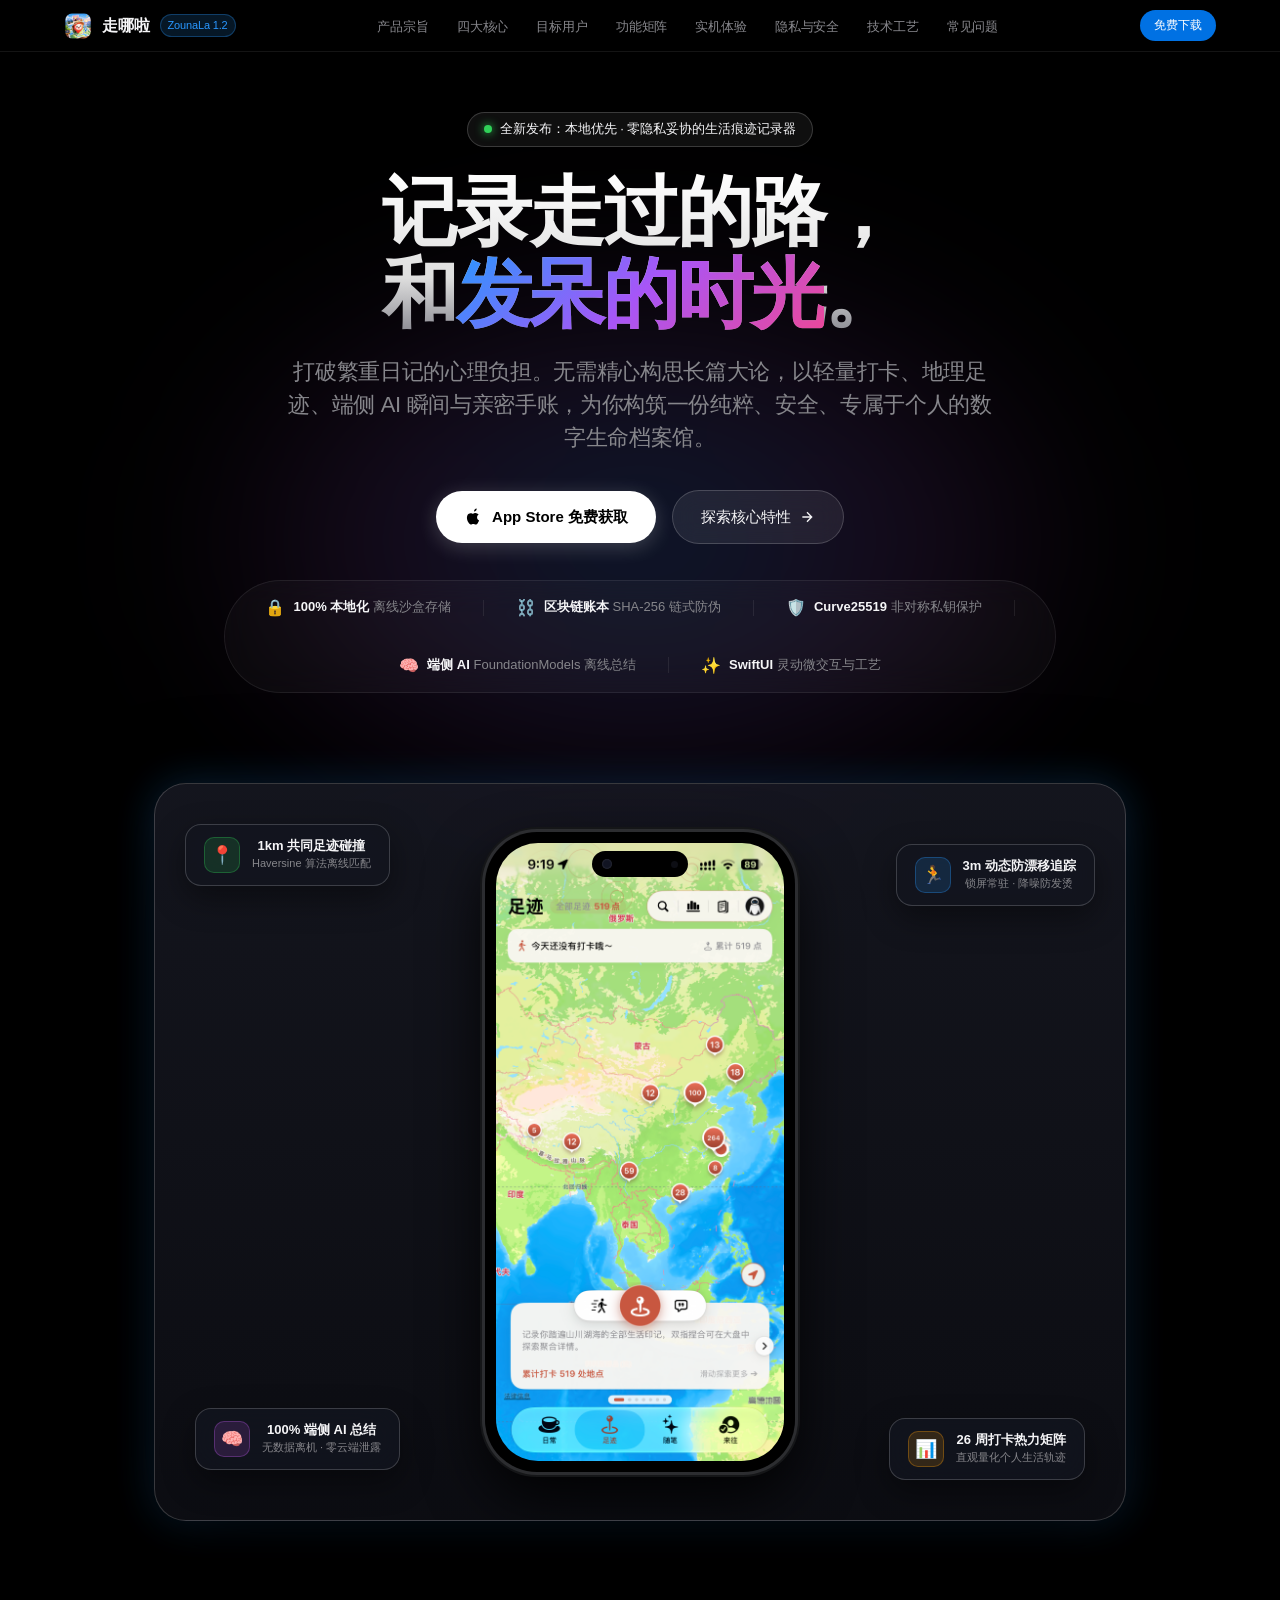
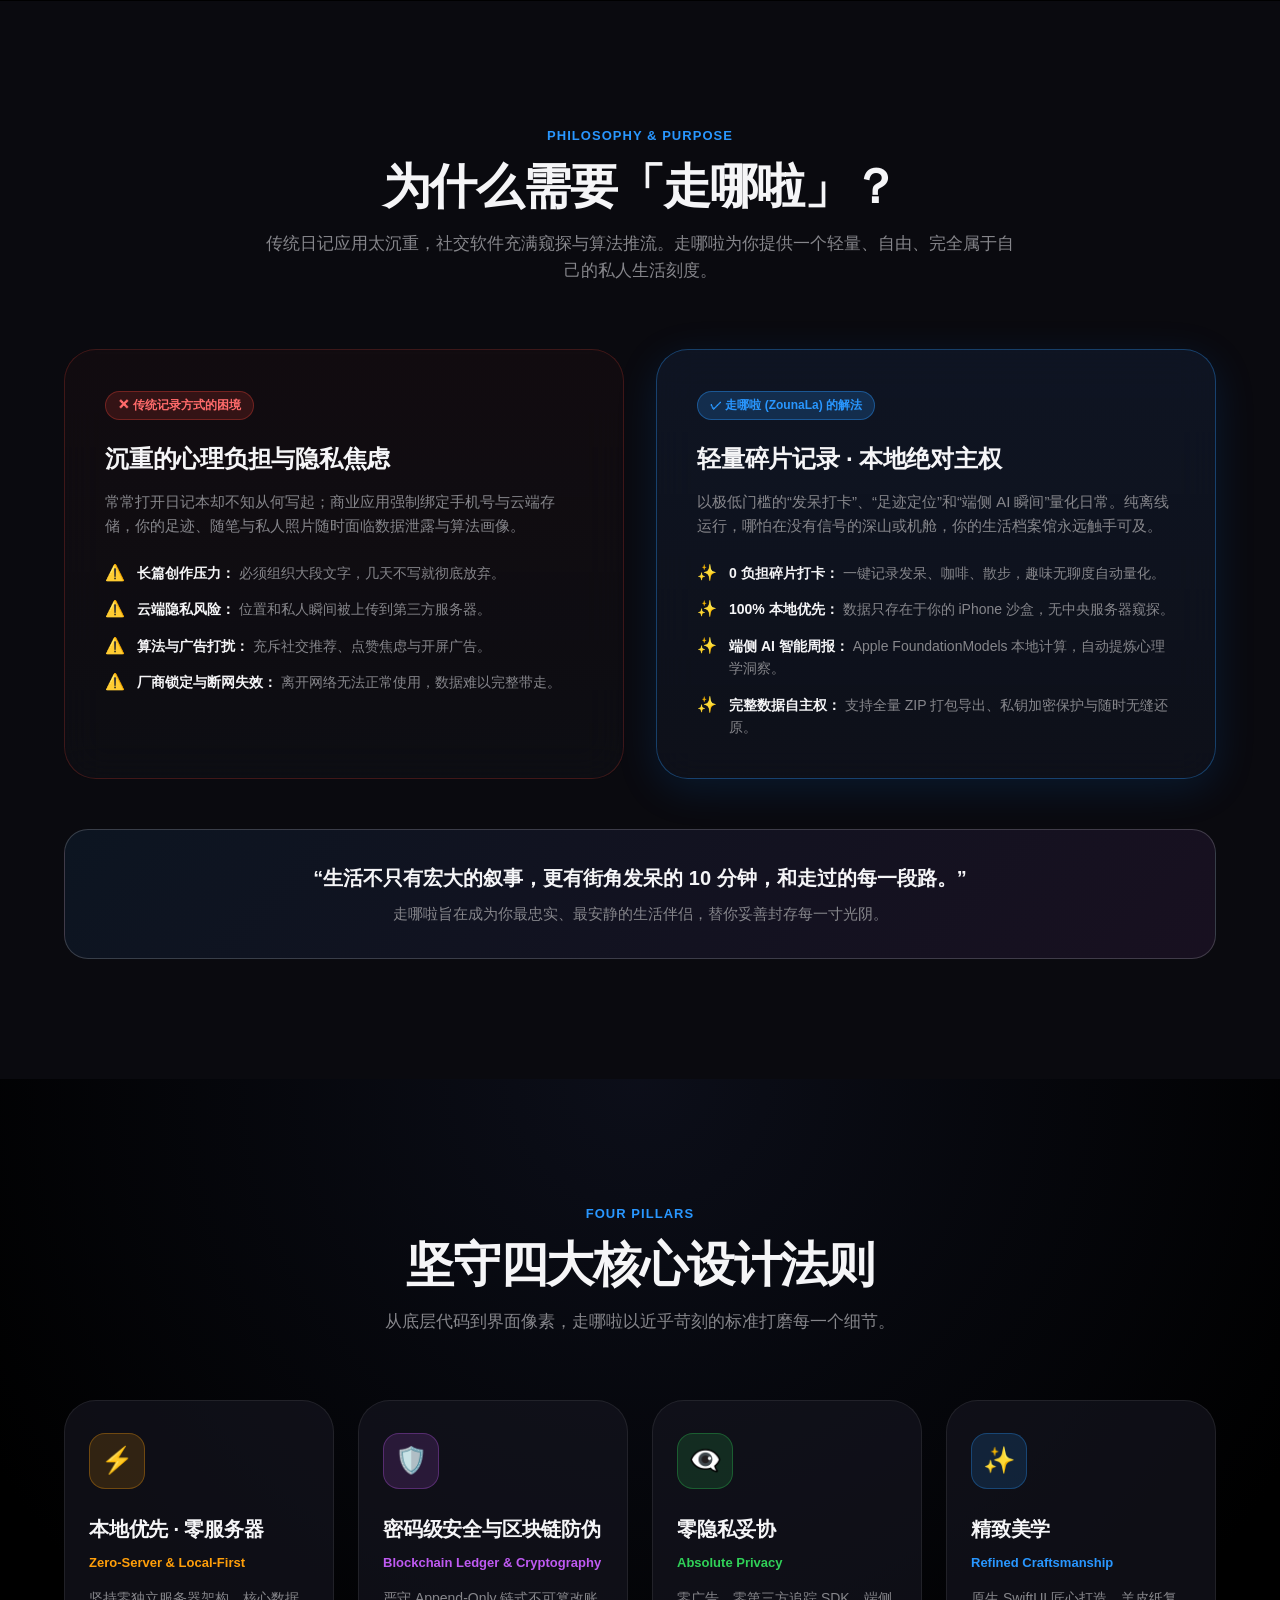
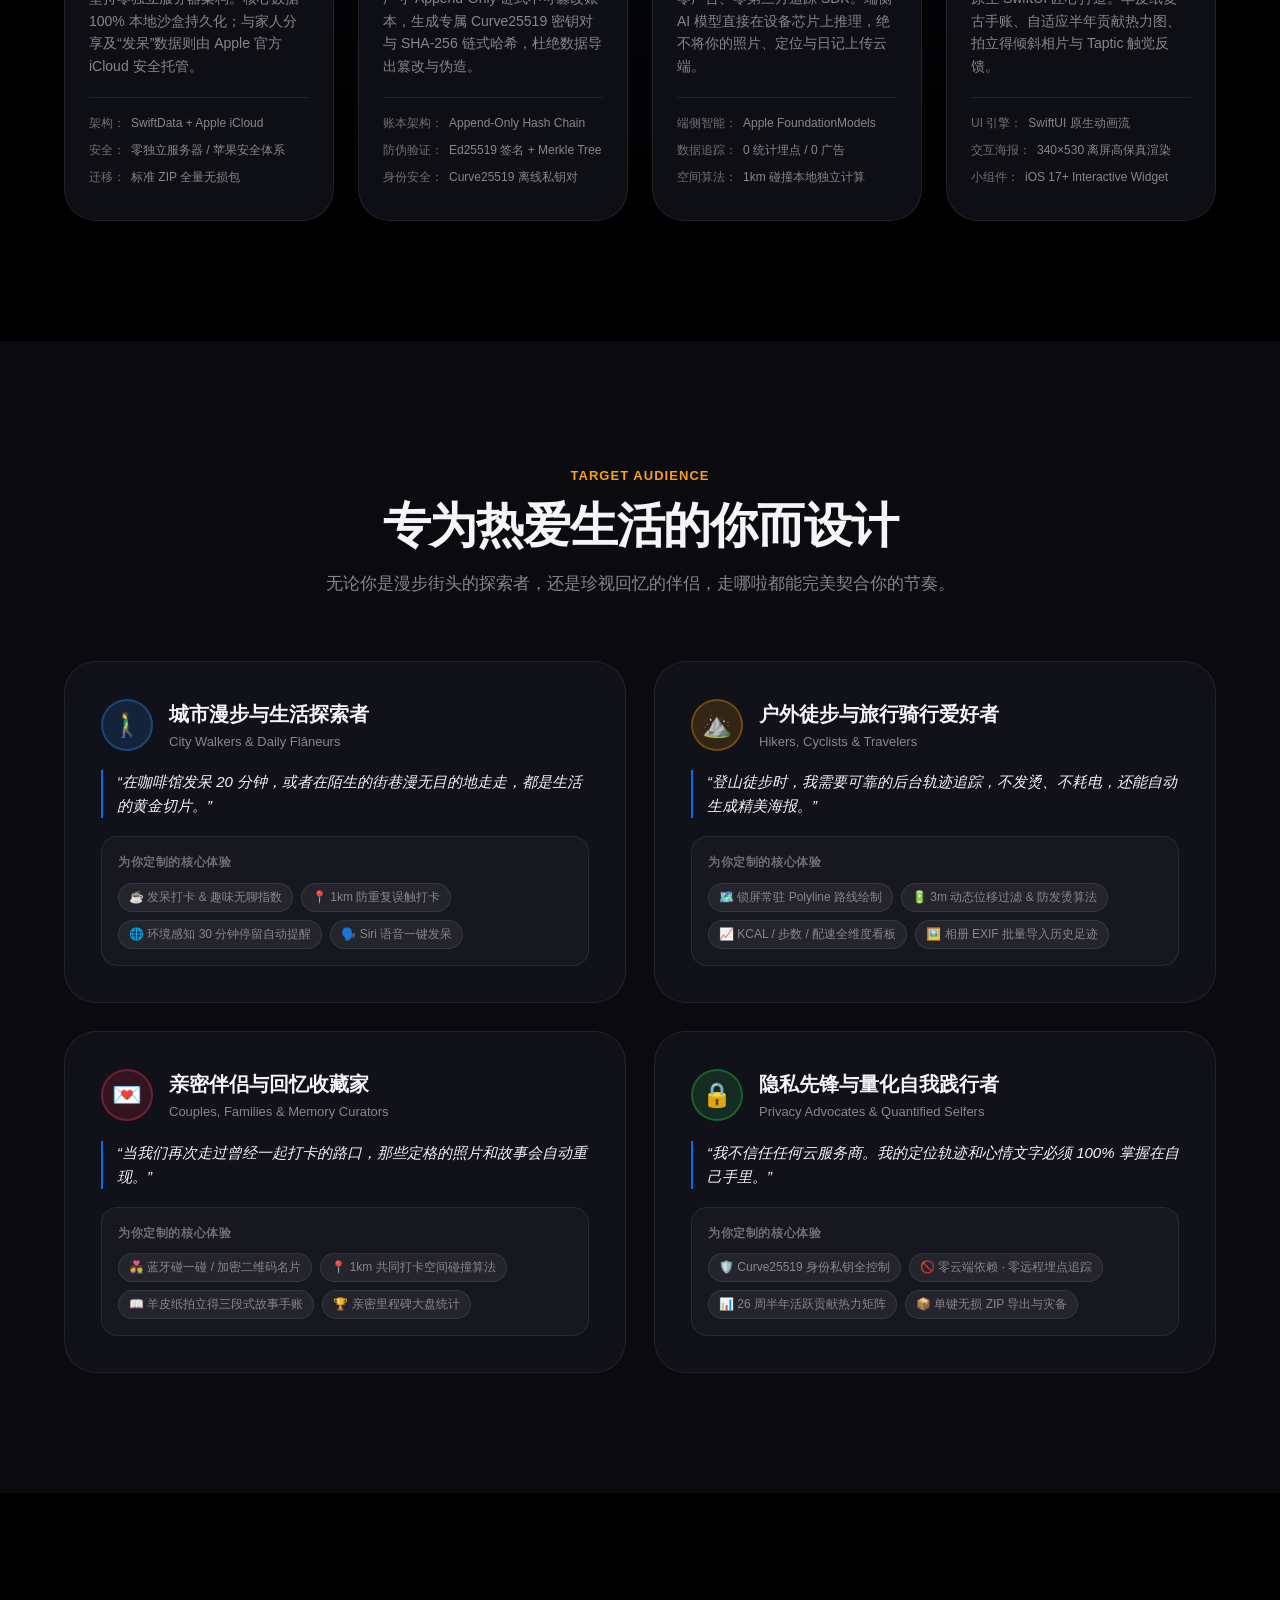
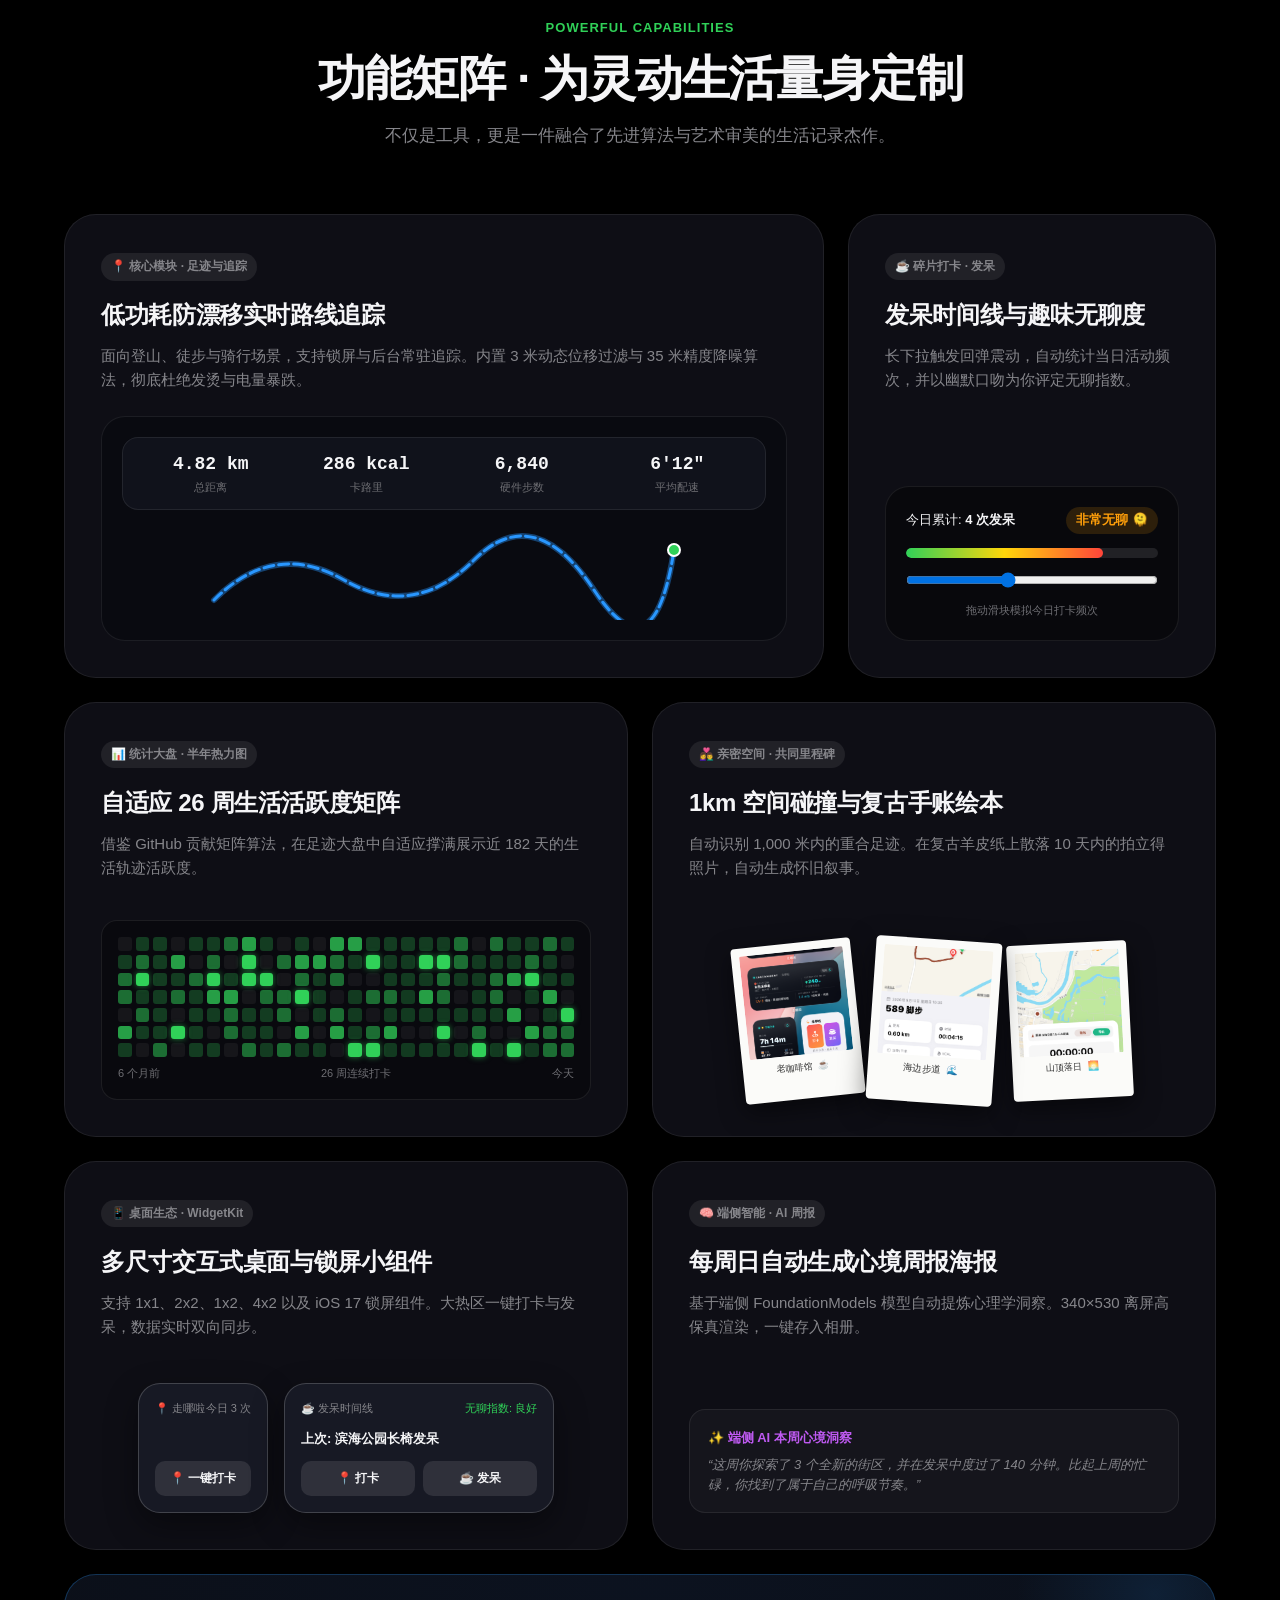
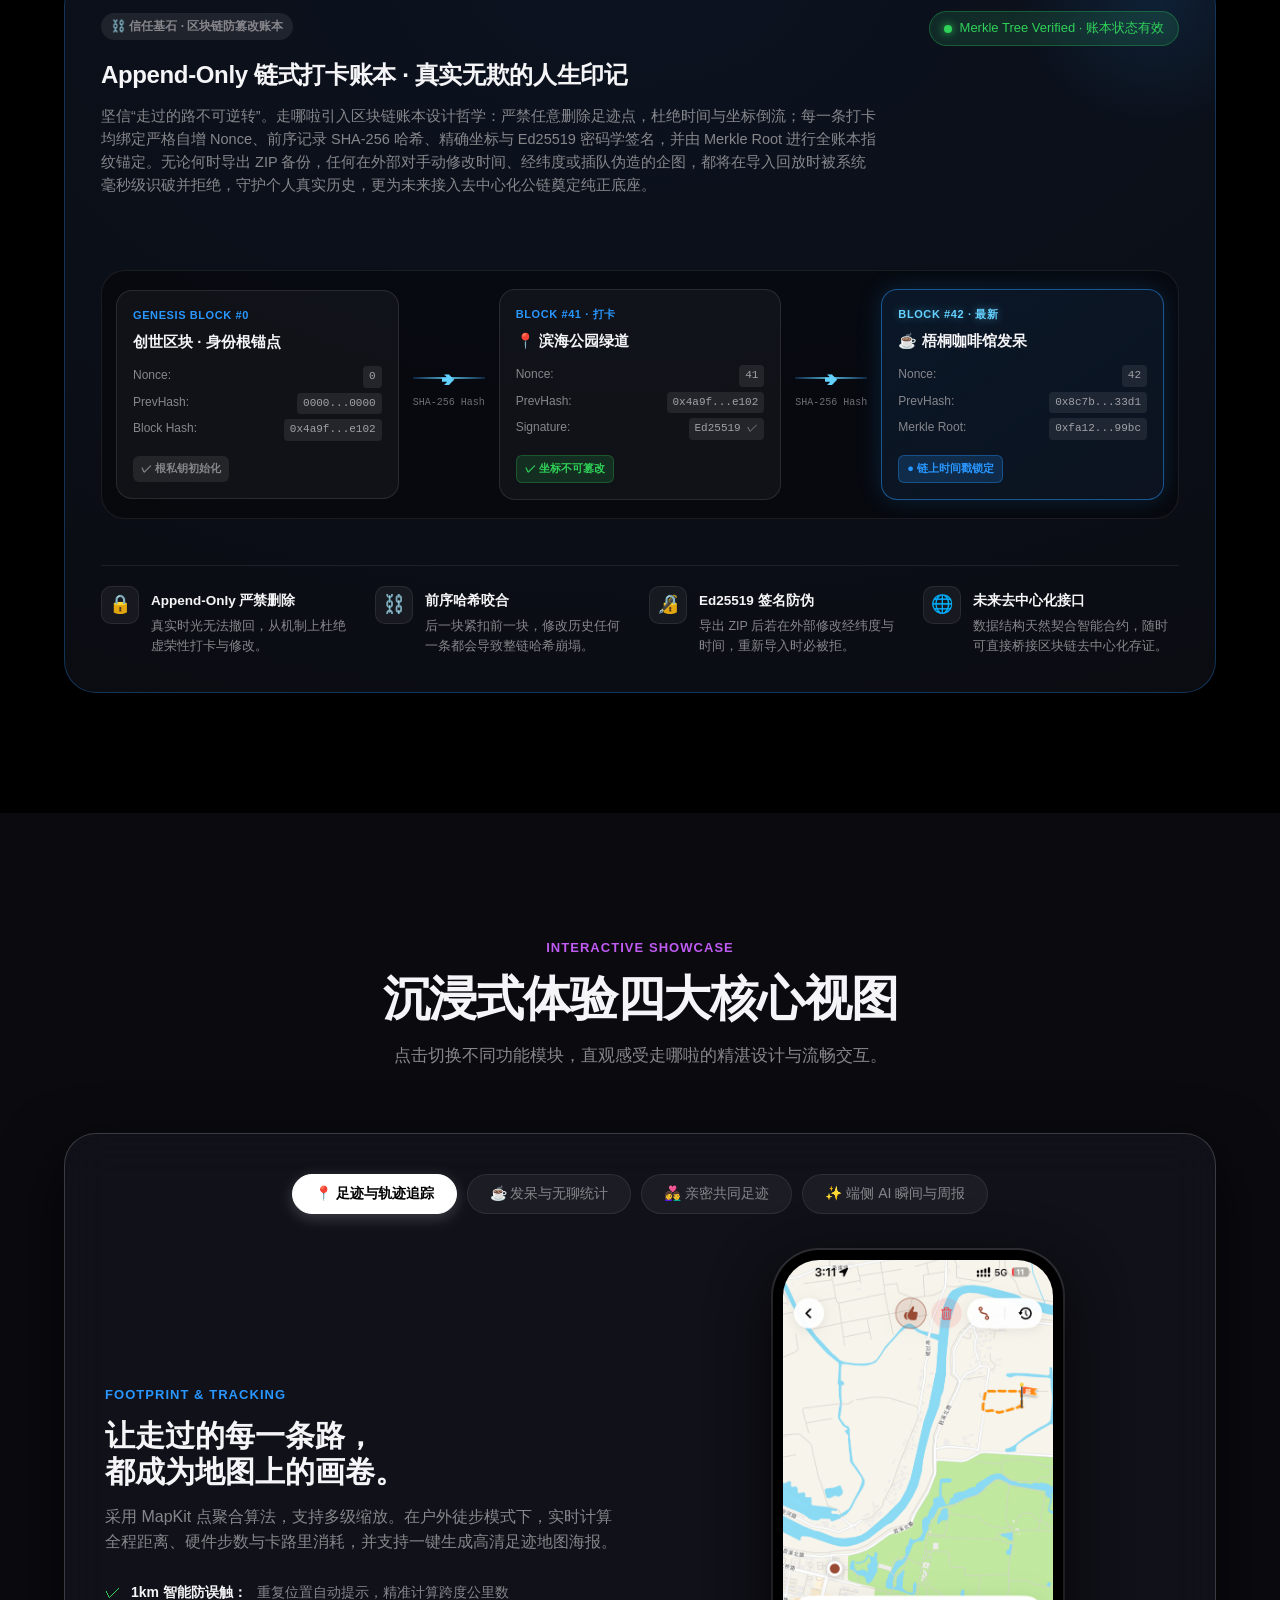
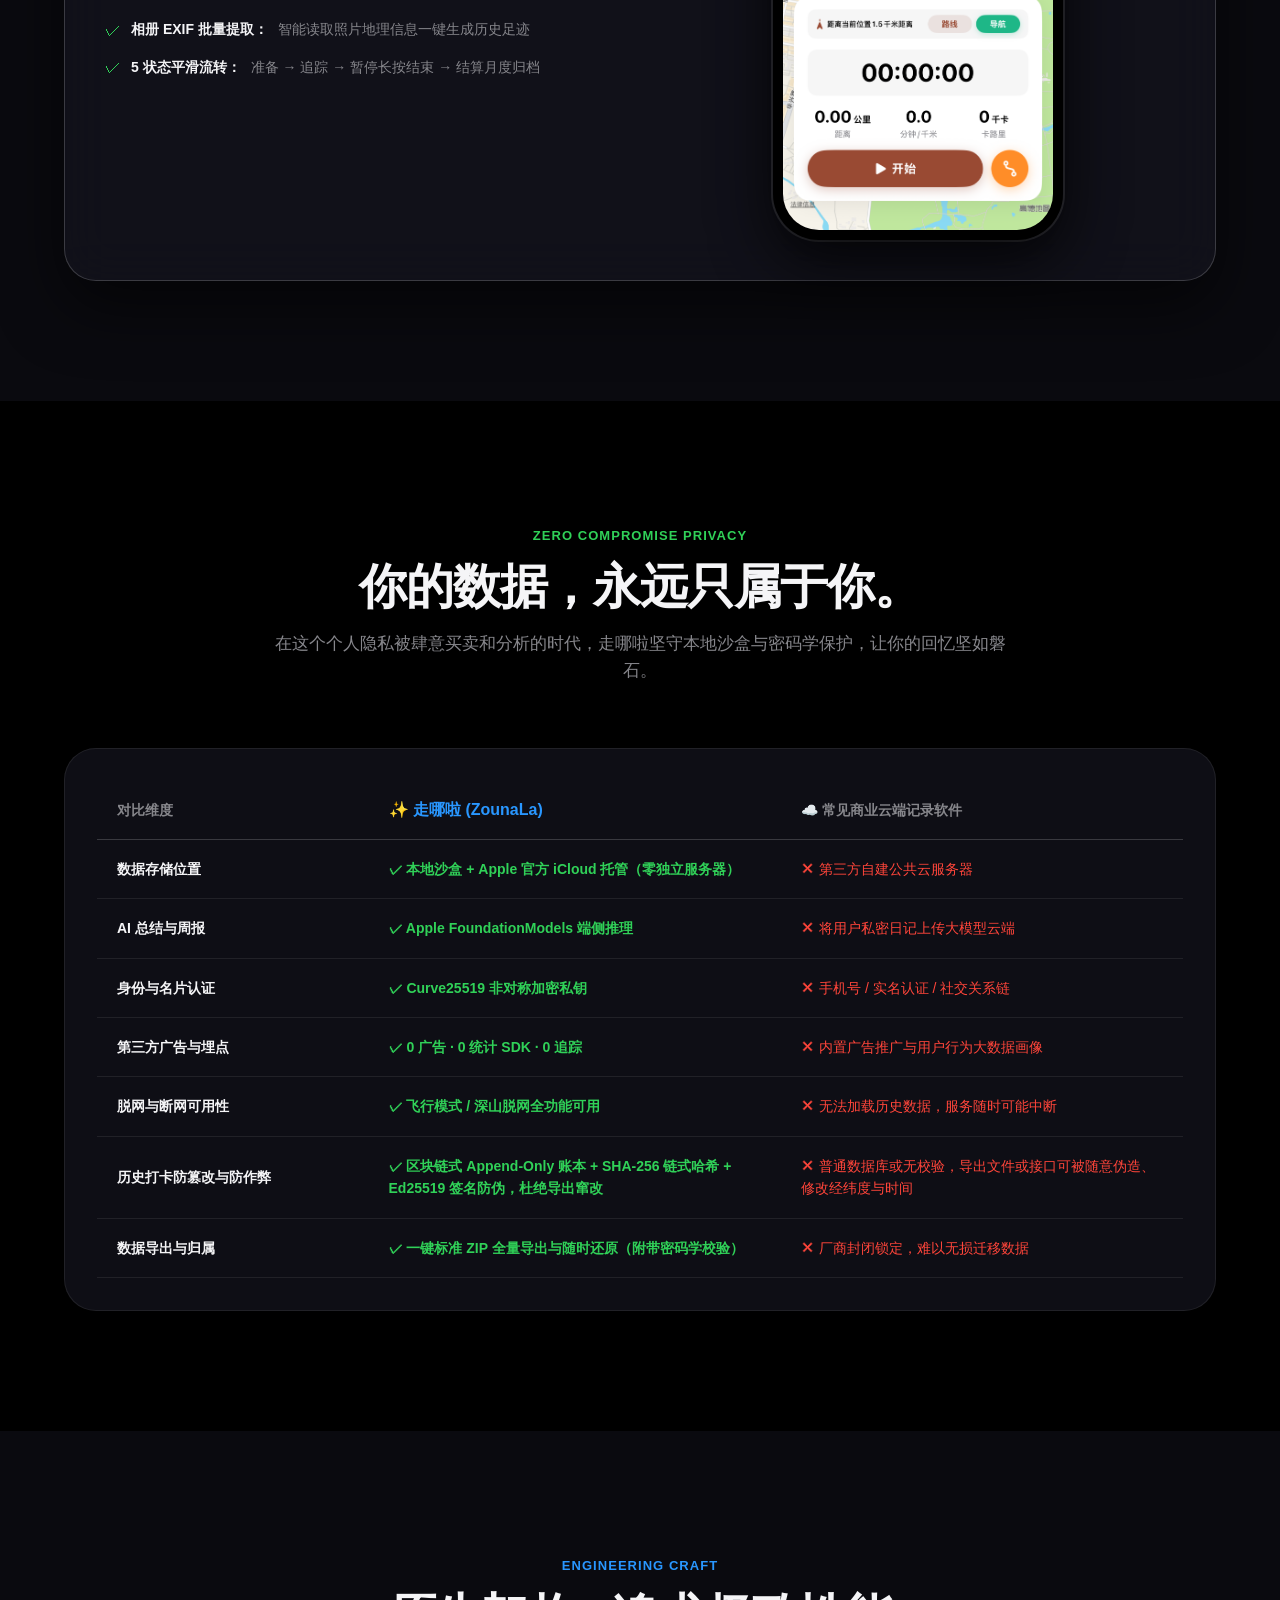
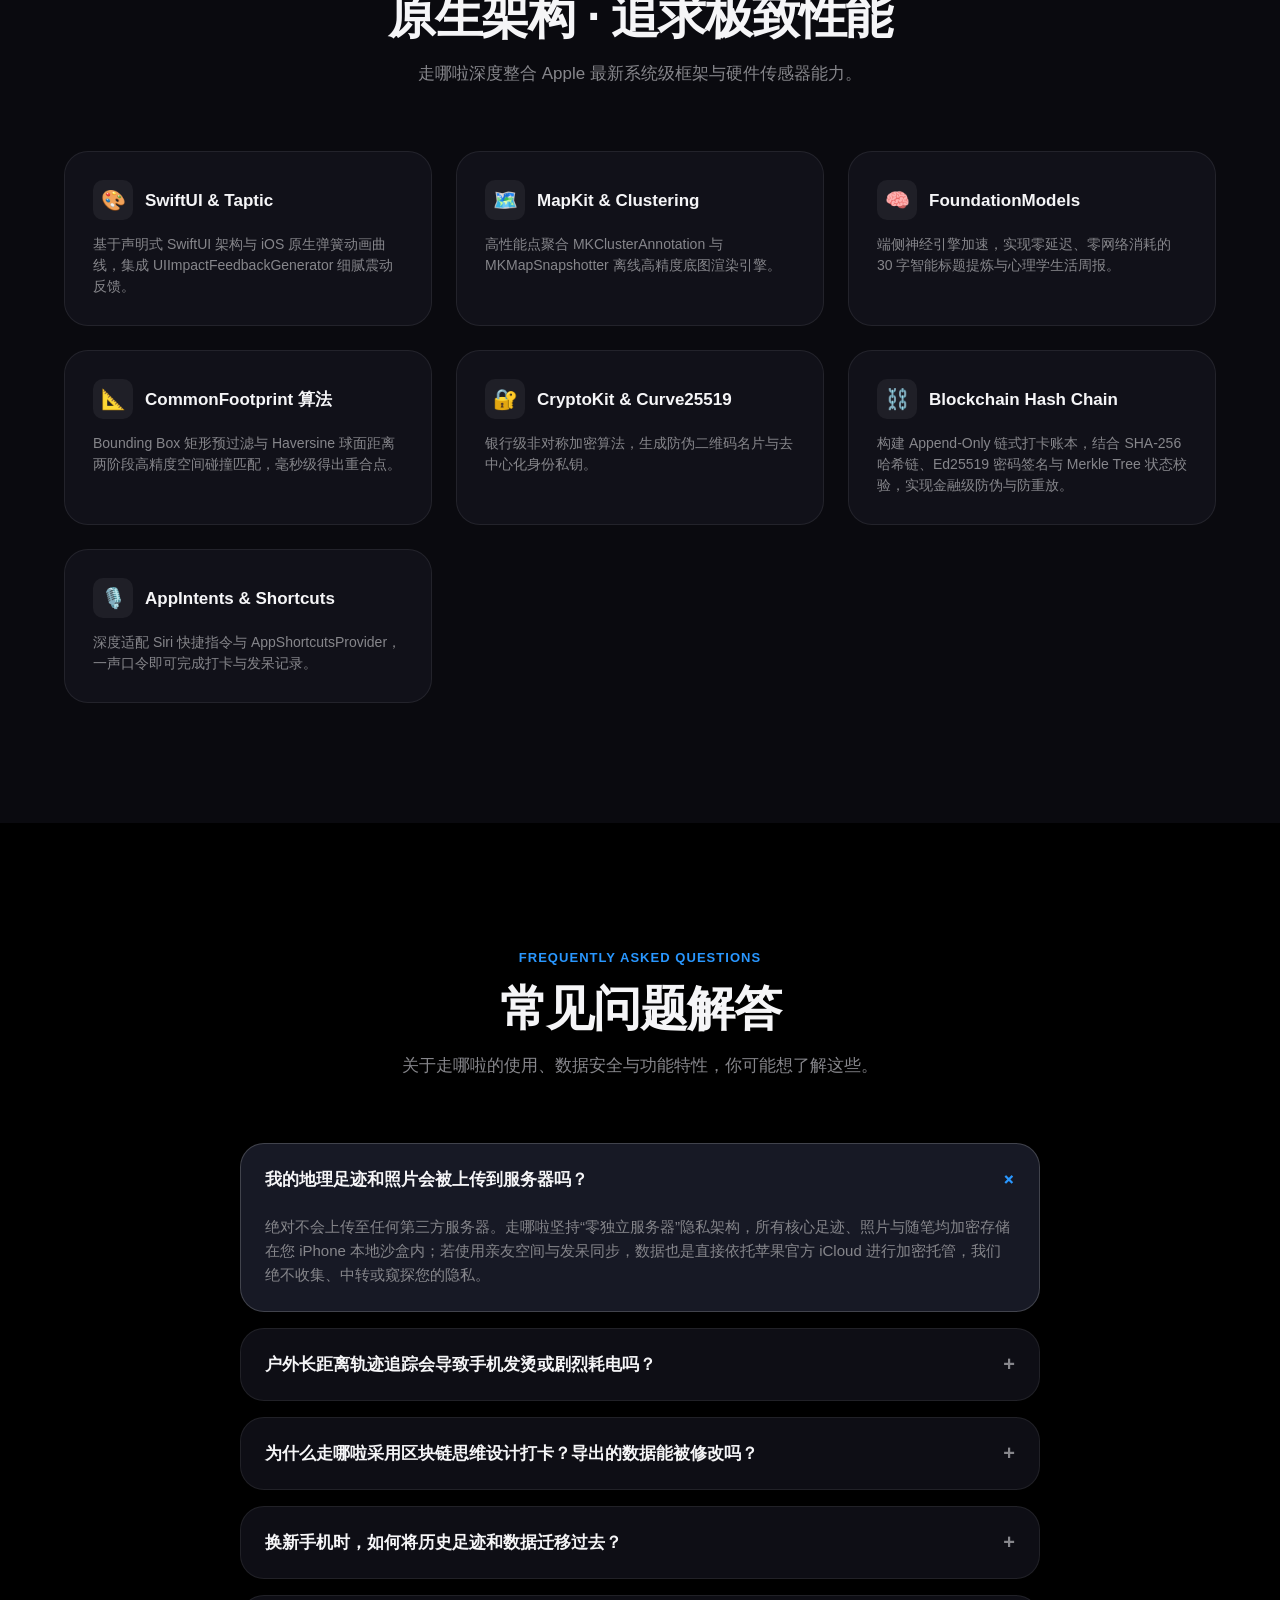
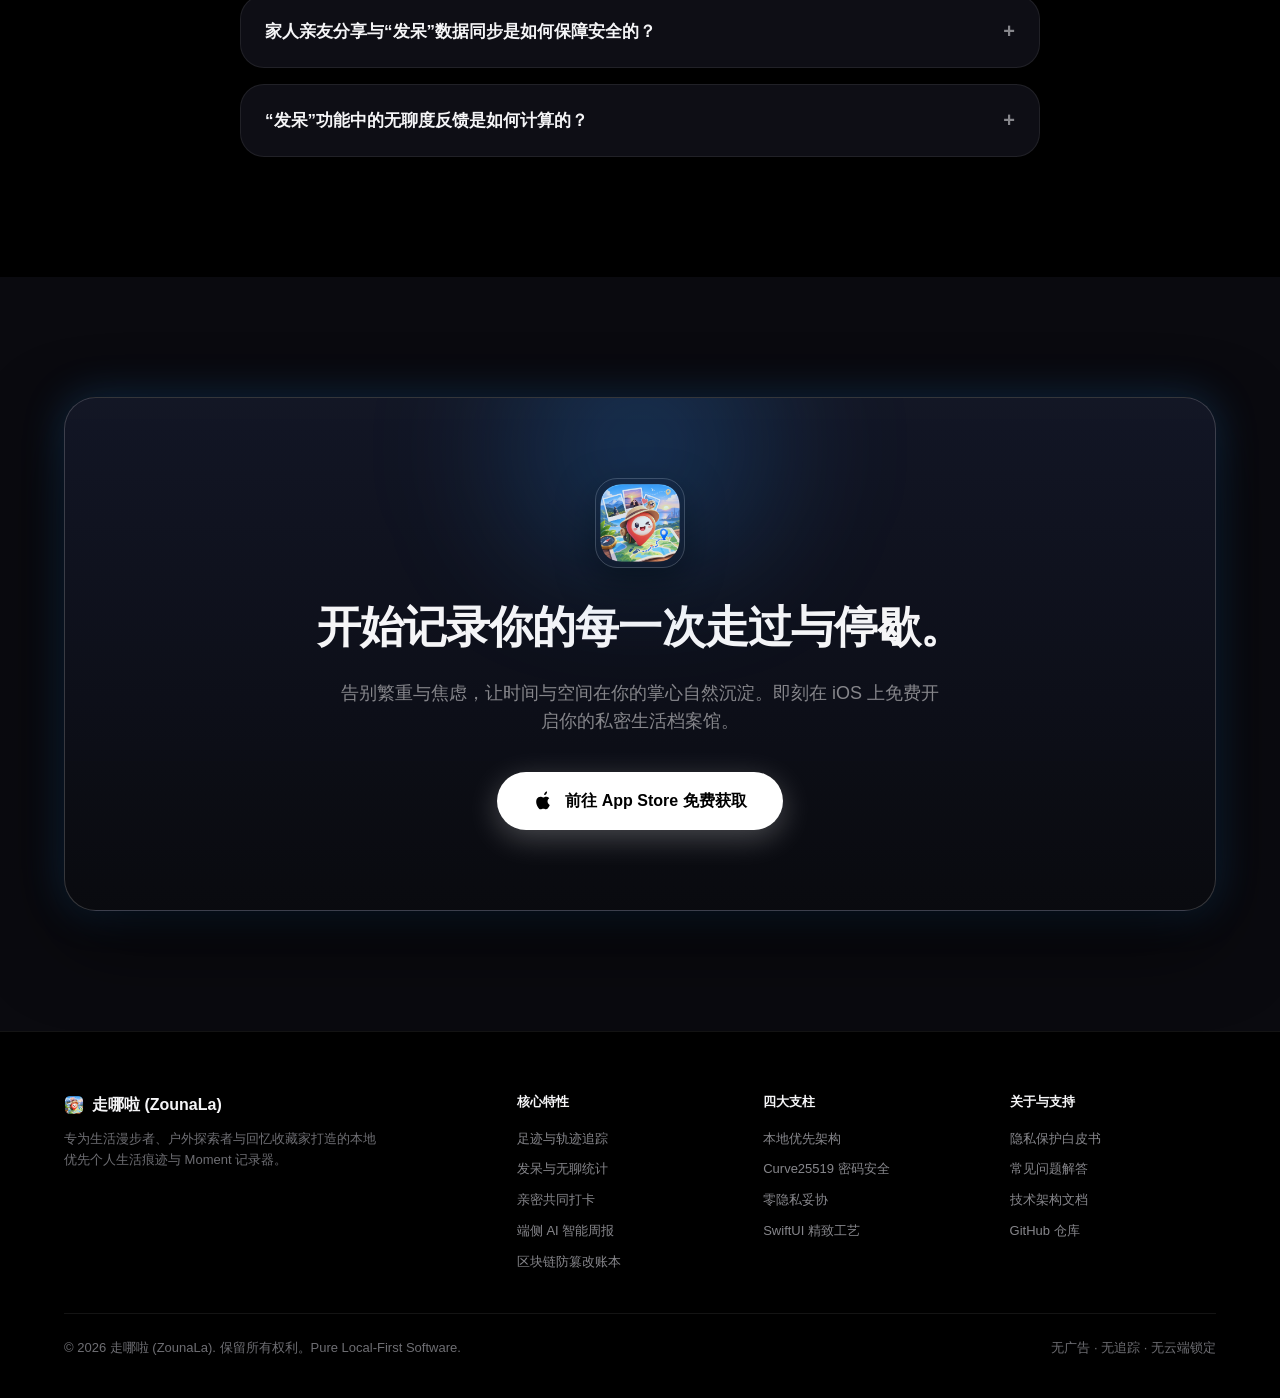
<file: index.html>
<!DOCTYPE html>
<html lang="zh-CN">

<head>
  <meta charset="UTF-8">
  <meta name="viewport" content="width=device-width, initial-scale=1.0">
  <title>走哪啦 (ZounaLa) - 个人生活痕迹与Moment记录器 | 本地优先 · 绝对隐私 · 极致工艺</title>
  <meta name="description"
    content="走哪啦 (ZounaLa) 是一款专为生活漫步者、户外探索者与回忆收藏家打造的 iOS 本地优先生活记录器。记录发呆时刻、地理足迹、灵光瞬间与亲密里程碑，零云端追踪，数据完全归你所有。">
  <meta name="keywords" content="走哪啦, ZounaLa, 生活记录, 地理足迹, 轨迹追踪, 发呆打卡, 亲密共同足迹, 本地优先, 隐私保护, iOS App, SwiftUI">
  <meta name="theme-color" content="#000000">

  <!-- Favicon -->
  <link rel="icon" type="image/png" href="assets/images/icon.png">
  <link rel="apple-touch-icon" href="assets/images/icon.png">

  <!-- Styles -->
  <link rel="stylesheet" href="styles.css?v=2.1">
  <!-- Blockchain Bento Card Inline Styles (Ensures Zero Cache Delay) -->
  <style>
    .bento-blockchain-card {
      background: radial-gradient(120% 120% at 50% 0%, rgba(18, 28, 48, 0.65) 0%, rgba(12, 14, 20, 0.85) 100%) !important;
      border: 1px solid rgba(41, 151, 255, 0.28) !important;
      box-shadow: 0 16px 36px rgba(0, 0, 0, 0.45) !important;
      position: relative;
      overflow: hidden;
    }

    .bento-blockchain-header {
      display: flex;
      justify-content: space-between;
      align-items: flex-start;
      flex-wrap: wrap;
      gap: 16px;
      margin-bottom: 24px;
    }

    .blockchain-status-pill {
      display: inline-flex;
      align-items: center;
      gap: 8px;
      padding: 6px 14px;
      background: rgba(48, 209, 88, 0.12);
      border: 1px solid rgba(48, 209, 88, 0.3);
      border-radius: 99px;
      font-size: 13px;
      font-weight: 500;
      color: #30d158;
      backdrop-filter: blur(10px);
    }

    .status-dot-green {
      width: 8px;
      height: 8px;
      border-radius: 50%;
      background: #30d158;
      box-shadow: 0 0 8px #30d158;
      animation: pulseDot 2s infinite ease-in-out;
    }

    .blockchain-visual-track {
      display: flex;
      align-items: center;
      justify-content: space-between;
      gap: 14px;
      margin: 24px 0;
      overflow-x: auto;
      padding: 18px 14px;
      background: rgba(0, 0, 0, 0.35);
      border: 1px solid var(--border-subtle);
      border-radius: var(--radius-lg);
      scrollbar-width: thin;
    }

    .bc-block-node {
      flex: 1;
      min-width: 230px;
      background: rgba(255, 255, 255, 0.04);
      border: 1px solid rgba(255, 255, 255, 0.1);
      border-radius: var(--radius-md);
      padding: 16px;
      position: relative;
      transition: all 0.28s cubic-bezier(0.16, 1, 0.3, 1);
    }

    .bc-block-node:hover {
      border-color: rgba(41, 151, 255, 0.45);
      transform: translateY(-2px);
      background: rgba(255, 255, 255, 0.06);
      box-shadow: 0 10px 24px rgba(0, 0, 0, 0.4);
    }

    .bc-block-node.active-glow {
      background: linear-gradient(145deg, rgba(41, 151, 255, 0.1) 0%, rgba(15, 24, 40, 0.7) 100%);
      border-color: rgba(41, 151, 255, 0.5);
      box-shadow: 0 0 24px rgba(41, 151, 255, 0.18);
    }

    .bc-block-badge {
      font-size: 11px;
      font-weight: 700;
      text-transform: uppercase;
      color: var(--apple-blue-light);
      letter-spacing: 0.6px;
      margin-bottom: 6px;
    }

    .bc-block-badge.glow {
      color: #64d2ff;
      text-shadow: 0 0 10px rgba(100, 210, 255, 0.45);
    }

    .bc-block-title {
      font-size: 15px;
      font-weight: 600;
      color: var(--text-primary);
      margin-bottom: 12px;
    }

    .bc-kv-row {
      display: flex;
      justify-content: space-between;
      font-size: 12px;
      color: var(--text-secondary);
      margin-bottom: 5px;
    }

    .bc-kv-row code {
      font-family: ui-monospace, SFMono-Regular, Menlo, Monaco, Consolas, monospace;
      color: #a1a1a6;
      background: rgba(255, 255, 255, 0.08);
      padding: 2px 6px;
      border-radius: 4px;
      font-size: 11px;
    }

    .bc-chip {
      margin-top: 10px;
      font-size: 11px;
      padding: 4px 8px;
      border-radius: 6px;
      display: inline-flex;
      align-items: center;
      gap: 4px;
      font-weight: 600;
    }

    .bc-chip.secure {
      background: rgba(255, 255, 255, 0.08);
      color: var(--text-secondary);
    }

    .bc-chip.verified {
      background: rgba(48, 209, 88, 0.15);
      color: #30d158;
      border: 1px solid rgba(48, 209, 88, 0.25);
    }

    .bc-chip.active {
      background: rgba(41, 151, 255, 0.18);
      color: #2997ff;
      border: 1px solid rgba(41, 151, 255, 0.35);
    }

    .bc-chain-link {
      display: flex;
      flex-direction: column;
      align-items: center;
      justify-content: center;
      min-width: 72px;
      flex-shrink: 0;
      position: relative;
    }

    .bc-link-line {
      width: 100%;
      height: 2px;
      background: linear-gradient(90deg, rgba(41, 151, 255, 0.2), rgba(100, 210, 255, 0.85), rgba(41, 151, 255, 0.2));
      position: relative;
    }

    .bc-link-arrow {
      font-size: 13px;
      color: #64d2ff;
      margin-top: -8px;
    }

    .bc-link-tag {
      font-size: 10px;
      color: var(--text-tertiary);
      font-family: ui-monospace, SFMono-Regular, monospace;
      margin-top: 4px;
    }

    .blockchain-features-grid {
      display: grid;
      grid-template-columns: repeat(4, 1fr);
      gap: 18px;
      margin-top: 22px;
      padding-top: 20px;
      border-top: 1px solid var(--border-subtle);
    }

    .bc-feat-item {
      display: flex;
      gap: 12px;
      align-items: flex-start;
    }

    .bc-feat-icon {
      font-size: 18px;
      flex-shrink: 0;
      width: 38px;
      height: 38px;
      border-radius: 10px;
      background: rgba(255, 255, 255, 0.05);
      border: 1px solid rgba(255, 255, 255, 0.08);
      display: flex;
      align-items: center;
      justify-content: center;
    }

    @media (max-width: 900px) {
      .blockchain-features-grid {
        grid-template-columns: repeat(2, 1fr);
      }
    }

    @media (max-width: 600px) {
      .blockchain-features-grid {
        grid-template-columns: 1fr;
      }

      .bento-blockchain-header {
        flex-direction: column;
      }
    }
  </style>
</head>

<body>

  <!-- =========================================================================
       Navigation Bar
       ========================================================================= -->
  <header class="site-header">
    <div class="nav-container">
      <a href="#" class="nav-brand">
        <img src="assets/images/icon.png" alt="走哪啦 App Icon" class="brand-icon">
        <span>走哪啦</span>
        <span class="brand-tag">ZounaLa 1.2</span>
      </a>

      <nav>
        <ul class="nav-links">
          <li><a href="#mission">产品宗旨</a></li>
          <li><a href="#pillars">四大核心</a></li>
          <li><a href="#audiences">目标用户</a></li>
          <li><a href="#features">功能矩阵</a></li>
          <li><a href="#simulator">实机体验</a></li>
          <li><a href="#privacy">隐私与安全</a></li>
          <li><a href="#tech">技术工艺</a></li>
          <li><a href="#faq">常见问题</a></li>
        </ul>
      </nav>

      <div class="nav-actions">
        <a href="https://apps.apple.com/app/%E8%B5%B0%E5%93%AA%E5%95%A6/id6805533059" class="btn-nav-cta">免费下载</a>
      </div>
    </div>
  </header>

  <!-- =========================================================================
       Hero Section
       ========================================================================= -->
  <section class="hero-section" id="hero">
    <div class="hero-glow-bg"></div>

    <div class="container hero-content">
      <div class="hero-pill">
        <span class="pill-dot"></span>
        <span>全新发布：本地优先 · 零隐私妥协的生活痕迹记录器</span>
      </div>

      <h1 class="hero-title">
        记录走过的路，<br>
        和<span class="text-gradient-flow">发呆的时光</span>。
      </h1>

      <p class="hero-subtitle">
        打破繁重日记的心理负担。无需精心构思长篇大论，以轻量打卡、地理足迹、端侧 AI 瞬间与亲密手账，为你构筑一份纯粹、安全、专属于个人的数字生命档案馆。
      </p>

      <div class="hero-cta-group">
        <a href="#download" class="btn-primary">
          <svg width="18" height="18" viewBox="0 0 24 24" fill="currentColor">
            <path
              d="M18.71 19.5c-.83 1.24-1.71 2.45-3.05 2.47-1.34.03-1.77-.79-3.29-.79-1.53 0-2 .77-3.27.82-1.31.05-2.3-1.32-3.14-2.53C4.25 17 2.94 12.45 4.7 9.39c.87-1.52 2.43-2.48 4.12-2.51 1.28-.02 2.5.87 3.29.87.78 0 2.26-1.07 3.81-.91.65.03 2.47.26 3.64 1.98-.09.06-2.17 1.28-2.15 3.81.03 3.02 2.65 4.03 2.68 4.04-.03.07-.42 1.44-1.38 2.83M15.97 3.5c.61-.75 1.04-1.8 0.92-2.85-.92.05-2.02.63-2.65 1.37-.56.65-.96 1.7-0.83 2.72 1.02.08 2.05-.53 2.56-1.24z" />
          </svg>
          App Store 免费获取
        </a>
        <a href="#simulator" class="btn-secondary">
          <span>探索核心特性</span>
          <svg width="16" height="16" viewBox="0 0 24 24" fill="none" stroke="currentColor" stroke-width="2">
            <path d="M5 12h14M12 5l7 7-7 7" />
          </svg>
        </a>
      </div>

      <!-- Pillars Ribbon -->
      <div class="hero-pillars-ribbon">
        <div class="pillar-item">
          <span class="p-icon">🔒</span>
          <span><strong>100% 本地化</strong> 离线沙盒存储</span>
        </div>
        <div class="pillar-divider"></div>
        <div class="pillar-item">
          <span class="p-icon">⛓️</span>
          <span><strong>区块链账本</strong> SHA-256 链式防伪</span>
        </div>
        <div class="pillar-divider"></div>
        <div class="pillar-item">
          <span class="p-icon">🛡️</span>
          <span><strong>Curve25519</strong> 非对称私钥保护</span>
        </div>
        <div class="pillar-divider"></div>
        <div class="pillar-item">
          <span class="p-icon">🧠</span>
          <span><strong>端侧 AI</strong> FoundationModels 离线总结</span>
        </div>
        <div class="pillar-divider"></div>
        <div class="pillar-item">
          <span class="p-icon">✨</span>
          <span><strong>SwiftUI</strong> 灵动微交互与工艺</span>
        </div>
      </div>
    </div>

    <!-- Device Showcase Card -->
    <div class="container hero-device-wrapper">
      <div class="device-showcase-card">
        <!-- Floating Badges -->
        <div class="floating-badge badge-top-left">
          <div class="badge-icon-box green">📍</div>
          <div>
            <div class="badge-text-title">1km 共同足迹碰撞</div>
            <div class="badge-text-sub">Haversine 算法离线匹配</div>
          </div>
        </div>

        <div class="floating-badge badge-bottom-left">
          <div class="badge-icon-box purple">🧠</div>
          <div>
            <div class="badge-text-title">100% 端侧 AI 总结</div>
            <div class="badge-text-sub">无数据离机 · 零云端泄露</div>
          </div>
        </div>

        <!-- Real iPhone Frame -->
        <div class="iphone-frame">
          <div class="iphone-island">
            <div class="island-camera"></div>
            <div class="island-sensor"></div>
          </div>
          <div class="iphone-screen">
            <img src="assets/images/guide.png" alt="走哪啦 应用界面">
          </div>
        </div>

        <div class="floating-badge badge-top-right">
          <div class="badge-icon-box blue">🏃</div>
          <div>
            <div class="badge-text-title">3m 动态防漂移追踪</div>
            <div class="badge-text-sub">锁屏常驻 · 降噪防发烫</div>
          </div>
        </div>

        <div class="floating-badge badge-bottom-right">
          <div class="badge-icon-box orange">📊</div>
          <div>
            <div class="badge-text-title">26 周打卡热力矩阵</div>
            <div class="badge-text-sub">直观量化个人生活轨迹</div>
          </div>
        </div>
      </div>
    </div>
  </section>

  <!-- =========================================================================
       Section 1: Mission & Philosophy (产品宗旨与对比)
       ========================================================================= -->
  <section class="section section-darker" id="mission">
    <div class="container">
      <div class="section-header reveal-on-scroll">
        <span class="section-eyebrow">PHILOSOPHY & PURPOSE</span>
        <h2 class="section-title">为什么需要「走哪啦」？</h2>
        <p class="section-subtitle">
          传统日记应用太沉重，社交软件充满窥探与算法推流。走哪啦为你提供一个轻量、自由、完全属于自己的私人生活刻度。
        </p>
      </div>

      <div class="philosophy-grid">
        <!-- Traditional Way -->
        <div class="philosophy-card card-traditional reveal-on-scroll">
          <span class="philosophy-badge bad">✕ 传统记录方式的困境</span>
          <h3>沉重的心理负担与隐私焦虑</h3>
          <p>
            常常打开日记本却不知从何写起；商业应用强制绑定手机号与云端存储，你的足迹、随笔与私人照片随时面临数据泄露与算法画像。
          </p>
          <ul class="philosophy-list">
            <li>
              <span class="icon-status">⚠️</span>
              <div><strong>长篇创作压力：</strong> 必须组织大段文字，几天不写就彻底放弃。</div>
            </li>
            <li>
              <span class="icon-status">⚠️</span>
              <div><strong>云端隐私风险：</strong> 位置和私人瞬间被上传到第三方服务器。</div>
            </li>
            <li>
              <span class="icon-status">⚠️</span>
              <div><strong>算法与广告打扰：</strong> 充斥社交推荐、点赞焦虑与开屏广告。</div>
            </li>
            <li>
              <span class="icon-status">⚠️</span>
              <div><strong>厂商锁定与断网失效：</strong> 离开网络无法正常使用，数据难以完整带走。</div>
            </li>
          </ul>
        </div>

        <!-- ZounaLa Way -->
        <div class="philosophy-card card-zounala reveal-on-scroll">
          <span class="philosophy-badge good">✓ 走哪啦 (ZounaLa) 的解法</span>
          <h3>轻量碎片记录 · 本地绝对主权</h3>
          <p>
            以极低门槛的“发呆打卡”、“足迹定位”和“端侧 AI 瞬间”量化日常。纯离线运行，哪怕在没有信号的深山或机舱，你的生活档案馆永远触手可及。
          </p>
          <ul class="philosophy-list">
            <li>
              <span class="icon-status">✨</span>
              <div><strong>0 负担碎片打卡：</strong> 一键记录发呆、咖啡、散步，趣味无聊度自动量化。</div>
            </li>
            <li>
              <span class="icon-status">✨</span>
              <div><strong>100% 本地优先：</strong> 数据只存在于你的 iPhone 沙盒，无中央服务器窥探。</div>
            </li>
            <li>
              <span class="icon-status">✨</span>
              <div><strong>端侧 AI 智能周报：</strong> Apple FoundationModels 本地计算，自动提炼心理学洞察。</div>
            </li>
            <li>
              <span class="icon-status">✨</span>
              <div><strong>完整数据自主权：</strong> 支持全量 ZIP 打包导出、私钥加密保护与随时无缝还原。</div>
            </li>
          </ul>
        </div>
      </div>

      <!-- Philosophy Quote Banner -->
      <div class="quote-highlight-banner reveal-on-scroll">
        <h4>“生活不只有宏大的叙事，更有街角发呆的 10 分钟，和走过的每一段路。”</h4>
        <p>走哪啦旨在成为你最忠实、最安静的生活伴侣，替你妥善封存每一寸光阴。</p>
      </div>
    </div>
  </section>

  <!-- =========================================================================
       Section 2: Four Core Pillars (四大核心特质：本地化、安全、隐私、精致)
       ========================================================================= -->
  <section class="section section-gradient-ambient" id="pillars">
    <div class="container">
      <div class="section-header reveal-on-scroll">
        <span class="section-eyebrow">FOUR PILLARS</span>
        <h2 class="section-title">坚守四大核心设计法则</h2>
        <p class="section-subtitle">
          从底层代码到界面像素，走哪啦以近乎苛刻的标准打磨每一个细节。
        </p>
      </div>

      <div class="pillars-grid">
        <!-- Pillar 1: 本地优先与零服务器 -->
        <div class="pillar-card p-local reveal-on-scroll">
          <div class="pillar-card-icon">⚡️</div>
          <h3>本地优先 · 零服务器</h3>
          <div class="pillar-tagline">Zero-Server & Local-First</div>
          <p>
            坚持零独立服务器架构。核心数据 100% 本地沙盒持久化；与家人分享及“发呆”数据则由 Apple 官方 iCloud 安全托管。
          </p>
          <div class="pillar-tech-specs">
            <div class="tech-spec-item">架构：<span>SwiftData + Apple iCloud</span></div>
            <div class="tech-spec-item">安全：<span>零独立服务器 / 苹果安全体系</span></div>
            <div class="tech-spec-item">迁移：<span>标准 ZIP 全量无损包</span></div>
          </div>
        </div>

        <!-- Pillar 2: 极致安全与区块链防伪 -->
        <div class="pillar-card p-security reveal-on-scroll">
          <div class="pillar-card-icon">🛡️</div>
          <h3>密码级安全与区块链防伪</h3>
          <div class="pillar-tagline">Blockchain Ledger & Cryptography</div>
          <p>
            严守 Append-Only 链式不可篡改账本，生成专属 Curve25519 密钥对与 SHA-256 链式哈希，杜绝数据导出篡改与伪造。
          </p>
          <div class="pillar-tech-specs">
            <div class="tech-spec-item">账本架构：<span>Append-Only Hash Chain</span></div>
            <div class="tech-spec-item">防伪验证：<span>Ed25519 签名 + Merkle Tree</span></div>
            <div class="tech-spec-item">身份安全：<span>Curve25519 离线私钥对</span></div>
          </div>
        </div>

        <!-- Pillar 3: 绝对隐私 -->
        <div class="pillar-card p-privacy reveal-on-scroll">
          <div class="pillar-card-icon">👁️‍🗨️</div>
          <h3>零隐私妥协</h3>
          <div class="pillar-tagline">Absolute Privacy</div>
          <p>
            零广告、零第三方追踪 SDK。端侧 AI 模型直接在设备芯片上推理，绝不将你的照片、定位与日记上传云端。
          </p>
          <div class="pillar-tech-specs">
            <div class="tech-spec-item">端侧智能：<span>Apple FoundationModels</span></div>
            <div class="tech-spec-item">数据追踪：<span>0 统计埋点 / 0 广告</span></div>
            <div class="tech-spec-item">空间算法：<span>1km 碰撞本地独立计算</span></div>
          </div>
        </div>

        <!-- Pillar 4: 精致工艺 -->
        <div class="pillar-card p-craft reveal-on-scroll">
          <div class="pillar-card-icon">✨</div>
          <h3>精致美学</h3>
          <div class="pillar-tagline">Refined Craftsmanship</div>
          <p>
            原生 SwiftUI 匠心打造。羊皮纸复古手账、自适应半年贡献热力图、拍立得倾斜相片与 Taptic 触觉反馈。
          </p>
          <div class="pillar-tech-specs">
            <div class="tech-spec-item">UI 引擎：<span>SwiftUI 原生动画流</span></div>
            <div class="tech-spec-item">交互海报：<span>340×530 离屏高保真渲染</span></div>
            <div class="tech-spec-item">小组件：<span>iOS 17+ Interactive Widget</span></div>
          </div>
        </div>
      </div>
    </div>
  </section>

  <!-- =========================================================================
       Section 3: Target Audiences (目标用户画像 - 一目了然)
       ========================================================================= -->
  <section class="section section-darker" id="audiences">
    <div class="container">
      <div class="section-header reveal-on-scroll">
        <span class="section-eyebrow orange">TARGET AUDIENCE</span>
        <h2 class="section-title">专为热爱生活的你而设计</h2>
        <p class="section-subtitle">
          无论你是漫步街头的探索者，还是珍视回忆的伴侣，走哪啦都能完美契合你的节奏。
        </p>
      </div>

      <div class="personas-grid">
        <!-- Persona 1 -->
        <div class="persona-card persona-walker reveal-on-scroll">
          <div class="persona-header">
            <div class="persona-avatar">🚶‍♂️</div>
            <div class="persona-title-group">
              <h3>城市漫步与生活探索者</h3>
              <div class="persona-subtitle-tag">City Walkers & Daily Flâneurs</div>
            </div>
          </div>
          <div class="persona-quote">“在咖啡馆发呆 20 分钟，或者在陌生的街巷漫无目的地走走，都是生活的黄金切片。”</div>
          <div class="persona-features-box">
            <h4>为你定制的核心体验</h4>
            <div class="persona-chips">
              <span class="persona-chip">☕️ 发呆打卡 & 趣味无聊指数</span>
              <span class="persona-chip">📍 1km 防重复误触打卡</span>
              <span class="persona-chip">🌐 环境感知 30 分钟停留自动提醒</span>
              <span class="persona-chip">🗣️ Siri 语音一键发呆</span>
            </div>
          </div>
        </div>

        <!-- Persona 2 -->
        <div class="persona-card persona-hiker reveal-on-scroll">
          <div class="persona-header">
            <div class="persona-avatar">⛰️</div>
            <div class="persona-title-group">
              <h3>户外徒步与旅行骑行爱好者</h3>
              <div class="persona-subtitle-tag">Hikers, Cyclists & Travelers</div>
            </div>
          </div>
          <div class="persona-quote">“登山徒步时，我需要可靠的后台轨迹追踪，不发烫、不耗电，还能自动生成精美海报。”</div>
          <div class="persona-features-box">
            <h4>为你定制的核心体验</h4>
            <div class="persona-chips">
              <span class="persona-chip">🗺️ 锁屏常驻 Polyline 路线绘制</span>
              <span class="persona-chip">🔋 3m 动态位移过滤 & 防发烫算法</span>
              <span class="persona-chip">📈 KCAL / 步数 / 配速全维度看板</span>
              <span class="persona-chip">🖼️ 相册 EXIF 批量导入历史足迹</span>
            </div>
          </div>
        </div>

        <!-- Persona 3 -->
        <div class="persona-card persona-couple reveal-on-scroll">
          <div class="persona-header">
            <div class="persona-avatar">💌</div>
            <div class="persona-title-group">
              <h3>亲密伴侣与回忆收藏家</h3>
              <div class="persona-subtitle-tag">Couples, Families & Memory Curators</div>
            </div>
          </div>
          <div class="persona-quote">“当我们再次走过曾经一起打卡的路口，那些定格的照片和故事会自动重现。”</div>
          <div class="persona-features-box">
            <h4>为你定制的核心体验</h4>
            <div class="persona-chips">
              <span class="persona-chip">👩‍❤️‍👨 蓝牙碰一碰 / 加密二维码名片</span>
              <span class="persona-chip">📍 1km 共同打卡空间碰撞算法</span>
              <span class="persona-chip">📖 羊皮纸拍立得三段式故事手账</span>
              <span class="persona-chip">🏆 亲密里程碑大盘统计</span>
            </div>
          </div>
        </div>

        <!-- Persona 4 -->
        <div class="persona-card persona-geek reveal-on-scroll">
          <div class="persona-header">
            <div class="persona-avatar">🔒</div>
            <div class="persona-title-group">
              <h3>隐私先锋与量化自我践行者</h3>
              <div class="persona-subtitle-tag">Privacy Advocates & Quantified Selfers</div>
            </div>
          </div>
          <div class="persona-quote">“我不信任任何云服务商。我的定位轨迹和心情文字必须 100% 掌握在自己手里。”</div>
          <div class="persona-features-box">
            <h4>为你定制的核心体验</h4>
            <div class="persona-chips">
              <span class="persona-chip">🛡️ Curve25519 身份私钥全控制</span>
              <span class="persona-chip">🚫 零云端依赖 · 零远程埋点追踪</span>
              <span class="persona-chip">📊 26 周半年活跃贡献热力矩阵</span>
              <span class="persona-chip">📦 单键无损 ZIP 导出与灾备</span>
            </div>
          </div>
        </div>
      </div>
    </div>
  </section>

  <!-- =========================================================================
       Section 4: Bento Grid Features (深度功能矩阵)
       ========================================================================= -->
  <section class="section" id="features">
    <div class="container">
      <div class="section-header reveal-on-scroll">
        <span class="section-eyebrow green">POWERFUL CAPABILITIES</span>
        <h2 class="section-title">功能矩阵 · 为灵动生活量身定制</h2>
        <p class="section-subtitle">
          不仅是工具，更是一件融合了先进算法与艺术审美的生活记录杰作。
        </p>
      </div>

      <div class="bento-grid">
        <!-- Bento 1: 足迹追踪与防发烫 (Col 8) -->
        <div class="bento-card bento-col-8 reveal-on-scroll">
          <div>
            <span class="bento-card-badge">📍 核心模块 · 足迹与追踪</span>
            <h3>低功耗防漂移实时路线追踪</h3>
            <p>
              面向登山、徒步与骑行场景，支持锁屏与后台常驻追踪。内置 3 米动态位移过滤与 35 米精度降噪算法，彻底杜绝发烫与电量暴跌。
            </p>
          </div>

          <div class="bento-visual-map">
            <div class="map-stats-strip">
              <div class="map-stat-col">
                <div class="stat-val" id="statDistance">4.82 km</div>
                <div class="stat-lbl">总距离</div>
              </div>
              <div class="map-stat-col">
                <div class="stat-val" id="statCalories">286 kcal</div>
                <div class="stat-lbl">卡路里</div>
              </div>
              <div class="map-stat-col">
                <div class="stat-val" id="statSteps">6,840</div>
                <div class="stat-lbl">硬件步数</div>
              </div>
              <div class="map-stat-col">
                <div class="stat-val" id="statPace">6'12"</div>
                <div class="stat-lbl">平均配速</div>
              </div>
            </div>

            <!-- Simulated SVG Route -->
            <svg class="interactive-route-svg" viewBox="0 0 500 100" fill="none">
              <path d="M 20 80 Q 80 20, 150 60 T 280 40 T 400 70 T 480 30" stroke="rgba(41, 151, 255, 0.4)"
                stroke-width="6" stroke-linecap="round" />
              <path d="M 20 80 Q 80 20, 150 60 T 280 40 T 400 70 T 480 30" stroke="#2997ff" stroke-width="3"
                stroke-linecap="round" stroke-dasharray="10 5" />
              <circle cx="480" cy="30" r="6" fill="#30d158" stroke="#ffffff" stroke-width="2" />
            </svg>
          </div>
        </div>

        <!-- Bento 2: 发呆打卡与无聊指数 (Col 4) -->
        <div class="bento-card bento-col-4 reveal-on-scroll">
          <div>
            <span class="bento-card-badge">☕️ 碎片打卡 · 发呆</span>
            <h3>发呆时间线与趣味无聊度</h3>
            <p>
              长下拉触发回弹震动，自动统计当日活动频次，并以幽默口吻为你评定无聊指数。
            </p>
          </div>

          <div class="boredom-visual-box">
            <div class="boredom-status-row">
              <span>今日累计: <strong id="boredomCount">4 次发呆</strong></span>
              <span class="boredom-status-tag" id="boredomTag">非常无聊 🫠</span>
            </div>
            <div class="boredom-meter-bar">
              <div class="boredom-meter-fill" id="boredomMeterFill"></div>
            </div>
            <input type="range" id="boredomSlider" min="0" max="10" value="4"
              style="width: 100%; accent-color: var(--apple-blue);">
            <div style="font-size: 11px; color: var(--text-tertiary); text-align: center;">拖动滑块模拟今日打卡频次</div>
          </div>
        </div>

        <!-- Bento 3: 26 周热力图 (Col 6) -->
        <div class="bento-card bento-col-6 reveal-on-scroll">
          <div>
            <span class="bento-card-badge">📊 统计大盘 · 半年热力图</span>
            <h3>自适应 26 周生活活跃度矩阵</h3>
            <p>
              借鉴 GitHub 贡献矩阵算法，在足迹大盘中自适应撑满展示近 182 天的生活轨迹活跃度。
            </p>
          </div>

          <div class="heatmap-visual-box">
            <div class="heatmap-grid-demo" id="heatmapContainer">
              <!-- Dynamically generated via JS -->
            </div>
            <div style="display: flex; justify-content: space-between; font-size: 11px; color: var(--text-tertiary);">
              <span>6 个月前</span>
              <span>26 周连续打卡</span>
              <span>今天</span>
            </div>
          </div>
        </div>

        <!-- Bento 4: 亲密共同足迹与拍立得 (Col 6) -->
        <div class="bento-card bento-col-6 reveal-on-scroll">
          <div>
            <span class="bento-card-badge">👩‍❤️‍👨 亲密空间 · 共同里程碑</span>
            <h3>1km 空间碰撞与复古手账绘本</h3>
            <p>
              自动识别 1,000 米内的重合足迹。在复古羊皮纸上散落 10 天内的拍立得照片，自动生成怀旧叙事。
            </p>
          </div>

          <div class="polaroid-stack-visual">
            <div class="mini-polaroid">
              <div class="mini-polaroid-photo">
                <img src="assets/images/UI-2.PNG" alt="瞬间照片">
              </div>
              <div class="mini-polaroid-caption">老咖啡馆 ☕️</div>
            </div>
            <div class="mini-polaroid">
              <div class="mini-polaroid-photo">
                <img src="assets/images/UI-6.PNG" alt="足迹照片">
              </div>
              <div class="mini-polaroid-caption">海边步道 🌊</div>
            </div>
            <div class="mini-polaroid">
              <div class="mini-polaroid-photo">
                <img src="assets/images/UI-1.PNG" alt="打卡记录">
              </div>
              <div class="mini-polaroid-caption">山顶落日 🌅</div>
            </div>
          </div>
        </div>

        <!-- Bento 5: 桌面与锁屏小组件 (Col 6) -->
        <div class="bento-card bento-col-6 reveal-on-scroll">
          <div>
            <span class="bento-card-badge">📱 桌面生态 · WidgetKit</span>
            <h3>多尺寸交互式桌面与锁屏小组件</h3>
            <p>
              支持 1x1、2x2、1x2、4x2 以及 iOS 17 锁屏组件。大热区一键打卡与发呆，数据实时双向同步。
            </p>
          </div>

          <div class="widget-mockup-row">
            <!-- Small Widget -->
            <div class="widget-box small">
              <div class="widget-header">
                <span>📍 走哪啦</span>
                <span>今日 3 次</span>
              </div>
              <div class="widget-btn-action">📍 一键打卡</div>
            </div>

            <!-- Medium Widget -->
            <div class="widget-box medium">
              <div class="widget-header">
                <span>☕️ 发呆时间线</span>
                <span style="color: var(--apple-green);">无聊指数: 良好</span>
              </div>
              <div style="font-size: 13px; font-weight: 600;">上次: 滨海公园长椅发呆</div>
              <div style="display: flex; gap: 8px;">
                <div class="widget-btn-action" style="flex: 1;">📍 打卡</div>
                <div class="widget-btn-action" style="flex: 1;">☕️ 发呆</div>
              </div>
            </div>
          </div>
        </div>

        <!-- Bento 6: 端侧 AI 与心境周报 (Col 6) -->
        <div class="bento-card bento-col-6 reveal-on-scroll">
          <div>
            <span class="bento-card-badge">🧠 端侧智能 · AI 周报</span>
            <h3>每周日自动生成心境周报海报</h3>
            <p>
              基于端侧 FoundationModels 模型自动提炼心理学洞察。340×530 离屏高保真渲染，一键存入相册。
            </p>
          </div>

          <div
            style="background: rgba(255, 255, 255, 0.03); border: 1px solid var(--border-subtle); border-radius: var(--radius-md); padding: 18px; margin-top: 16px;">
            <div style="font-size: 13px; font-weight: 600; color: var(--apple-purple); margin-bottom: 6px;">
              ✨ 端侧 AI 本周心境洞察
            </div>
            <div style="font-size: 13px; color: var(--text-secondary); line-height: 1.5; font-style: italic;">
              “这周你探索了 3 个全新的街区，并在发呆中度过了 140 分钟。比起上周的忙碌，你找到了属于自己的呼吸节奏。”
            </div>
          </div>
        </div>

        <!-- Bento 7: 区块链打卡防伪账本 (Col 12) -->
        <div class="bento-card bento-col-12 reveal-on-scroll bento-blockchain-card">
          <div class="bento-blockchain-header">
            <div>
              <span class="bento-card-badge">⛓️ 信任基石 · 区块链防篡改账本</span>
              <h3>Append-Only 链式打卡账本 · 真实无欺的人生印记</h3>
              <p
                style="max-width: 780px; margin-top: 8px; color: var(--text-secondary); font-size: 14.5px; line-height: 1.6;">
                坚信“走过的路不可逆转”。走哪啦引入区块链账本设计哲学：严禁任意删除足迹点，杜绝时间与坐标倒流；每一条打卡均绑定严格自增 Nonce、前序记录 SHA-256 哈希、精确坐标与 Ed25519
                密码学签名，并由 Merkle Root 进行全账本指纹锚定。无论何时导出 ZIP
                备份，任何在外部对手动修改时间、经纬度或插队伪造的企图，都将在导入回放时被系统毫秒级识破并拒绝，守护个人真实历史，更为未来接入去中心化公链奠定纯正底座。
              </p>
            </div>
            <div class="blockchain-status-pill">
              <span class="status-dot-green"></span>
              <span>Merkle Tree Verified · 账本状态有效</span>
            </div>
          </div>

          <!-- Blockchain Visual Simulator Container -->
          <div class="blockchain-visual-track">
            <!-- Block 0: Genesis -->
            <div class="bc-block-node">
              <div class="bc-block-badge">Genesis Block #0</div>
              <div class="bc-block-title">创世区块 · 身份根锚点</div>
              <div class="bc-kv-row"><span>Nonce:</span> <code>0</code></div>
              <div class="bc-kv-row"><span>PrevHash:</span> <code>0000...0000</code></div>
              <div class="bc-kv-row"><span>Block Hash:</span> <code>0x4a9f...e102</code></div>
              <div class="bc-chip secure">✓ 根私钥初始化</div>
            </div>

            <!-- Chain Arrow -->
            <div class="bc-chain-link">
              <div class="bc-link-line"></div>
              <div class="bc-link-arrow">➔</div>
              <div class="bc-link-tag">SHA-256 Hash</div>
            </div>

            <!-- Block 1: Check-in -->
            <div class="bc-block-node">
              <div class="bc-block-badge">Block #41 · 打卡</div>
              <div class="bc-block-title">📍 滨海公园绿道</div>
              <div class="bc-kv-row"><span>Nonce:</span> <code>41</code></div>
              <div class="bc-kv-row"><span>PrevHash:</span> <code>0x4a9f...e102</code></div>
              <div class="bc-kv-row"><span>Signature:</span> <code>Ed25519 ✓</code></div>
              <div class="bc-chip verified">✓ 坐标不可篡改</div>
            </div>

            <!-- Chain Arrow -->
            <div class="bc-chain-link">
              <div class="bc-link-line"></div>
              <div class="bc-link-arrow">➔</div>
              <div class="bc-link-tag">SHA-256 Hash</div>
            </div>

            <!-- Block 2: Latest Check-in -->
            <div class="bc-block-node active-glow">
              <div class="bc-block-badge glow">Block #42 · 最新</div>
              <div class="bc-block-title">☕️ 梧桐咖啡馆发呆</div>
              <div class="bc-kv-row"><span>Nonce:</span> <code>42</code></div>
              <div class="bc-kv-row"><span>PrevHash:</span> <code>0x8c7b...33d1</code></div>
              <div class="bc-kv-row"><span>Merkle Root:</span> <code>0xfa12...99bc</code></div>
              <div class="bc-chip active">● 链上时间戳锁定</div>
            </div>
          </div>

          <!-- Bottom Feature Badges -->
          <div class="blockchain-features-grid">
            <div class="bc-feat-item">
              <div class="bc-feat-icon">🔒</div>
              <div>
                <strong style="color: var(--text-primary); font-size: 13.5px;">Append-Only 严禁删除</strong>
                <p style="margin: 3px 0 0 0; color: var(--text-secondary); font-size: 12.5px;">真实时光无法撤回，从机制上杜绝虚荣性打卡与修改。
                </p>
              </div>
            </div>
            <div class="bc-feat-item">
              <div class="bc-feat-icon">⛓️</div>
              <div>
                <strong style="color: var(--text-primary); font-size: 13.5px;">前序哈希咬合</strong>
                <p style="margin: 3px 0 0 0; color: var(--text-secondary); font-size: 12.5px;">
                  后一块紧扣前一块，修改历史任何一条都会导致整链哈希崩塌。</p>
              </div>
            </div>
            <div class="bc-feat-item">
              <div class="bc-feat-icon">🔏</div>
              <div>
                <strong style="color: var(--text-primary); font-size: 13.5px;">Ed25519 签名防伪</strong>
                <p style="margin: 3px 0 0 0; color: var(--text-secondary); font-size: 12.5px;">导出 ZIP
                  后若在外部修改经纬度与时间，重新导入时必被拒。</p>
              </div>
            </div>
            <div class="bc-feat-item">
              <div class="bc-feat-icon">🌐</div>
              <div>
                <strong style="color: var(--text-primary); font-size: 13.5px;">未来去中心化接口</strong>
                <p style="margin: 3px 0 0 0; color: var(--text-secondary); font-size: 12.5px;">
                  数据结构天然契合智能合约，随时可直接桥接区块链去中心化存证。</p>
              </div>
            </div>
          </div>
        </div>
      </div>
    </div>
  </section>

  <!-- =========================================================================
       Section 5: Interactive Simulator / Live Showcase (实机体验)
       ========================================================================= -->
  <section class="section section-darker" id="simulator">
    <div class="container">
      <div class="section-header reveal-on-scroll">
        <span class="section-eyebrow purple">INTERACTIVE SHOWCASE</span>
        <h2 class="section-title">沉浸式体验四大核心视图</h2>
        <p class="section-subtitle">
          点击切换不同功能模块，直观感受走哪啦的精湛设计与流畅交互。
        </p>
      </div>

      <div class="simulator-wrapper reveal-on-scroll">
        <div class="sim-nav-tabs">
          <button class="sim-tab-btn active" data-target="panel-footprint">📍 足迹与轨迹追踪</button>
          <button class="sim-tab-btn" data-target="panel-idletime">☕️ 发呆与无聊统计</button>
          <button class="sim-tab-btn" data-target="panel-family">👩‍❤️‍👨 亲密共同足迹</button>
          <button class="sim-tab-btn" data-target="panel-moment">✨ 端侧 AI 瞬间与周报</button>
        </div>

        <!-- Panel 1: 足迹 -->
        <div class="sim-panel active" id="panel-footprint">
          <div class="sim-info-col">
            <span class="section-eyebrow">FOOTPRINT & TRACKING</span>
            <h3>让走过的每一条路，<br>都成为地图上的画卷。</h3>
            <p>
              采用 MapKit 点聚合算法，支持多级缩放。在户外徒步模式下，实时计算全程距离、硬件步数与卡路里消耗，并支持一键生成高清足迹地图海报。
            </p>
            <ul class="sim-feature-bullets">
              <li><span class="bullet-check">✓</span> <strong>1km 智能防误触：</strong> 重复位置自动提示，精准计算跨度公里数</li>
              <li><span class="bullet-check">✓</span> <strong>相册 EXIF 批量提取：</strong> 智能读取照片地理信息一键生成历史足迹</li>
              <li><span class="bullet-check">✓</span> <strong>5 状态平滑流转：</strong> 准备 → 追踪 → 暂停长按结束 → 结算月度归档</li>
            </ul>
          </div>
          <div class="sim-preview-col">
            <div class="sim-phone-display">
              <div class="sim-phone-screen">
                <img src="assets/images/UI-4.PNG" alt="足迹地图界面">
              </div>
            </div>
          </div>
        </div>

        <!-- Panel 2: 发呆 -->
        <div class="sim-panel" id="panel-idletime">
          <div class="sim-info-col">
            <span class="section-eyebrow orange">IDLE TIME</span>
            <h3>为放空赋予意义，<br>记录每一个发呆时刻。</h3>
            <p>
              生活不仅需要前进，更需要停下来发呆。轻松记录无聊时刻与碎片灵感，长下拉展开弹簧回弹统计面板。
            </p>
            <ul class="sim-feature-bullets">
              <li><span class="bullet-check">✓</span> <strong>趣味无聊度评级：</strong> 智能根据当日频次反馈专属调侃评语</li>
              <li><span class="bullet-check">✓</span> <strong>环境感知停留提醒：</strong> 停留满 30 分钟智能推送记录轻提示</li>
              <li><span class="bullet-check">✓</span> <strong>Taptic 震动交互：</strong> 每一个微小触控都伴随真实触觉回馈</li>
            </ul>
          </div>
          <div class="sim-preview-col">
            <div class="sim-phone-display">
              <div class="sim-phone-screen">
                <img src="assets/images/UI-7.PNG" alt="发呆时间线界面">
              </div>
            </div>
          </div>
        </div>

        <!-- Panel 3: 亲密关系 -->
        <div class="sim-panel" id="panel-family">
          <div class="sim-info-col">
            <span class="section-eyebrow pink">INTIMATE MILESTONES</span>
            <h3>双人轨迹交汇，<br>共谱三段式手账故事。</h3>
            <p>
              通过蓝牙碰一碰或离线加密二维码快速连接伴侣。空间算法自动计算双方重叠的 1km 共同足迹，在羊皮纸与拍立得照片墙中重温美好回忆。
            </p>
            <ul class="sim-feature-bullets">
              <li><span class="bullet-check">✓</span> <strong>碰一碰连接：</strong> 离线蓝牙触碰，无需繁琐账号添加</li>
              <li><span class="bullet-check">✓</span> <strong>空间碰撞算法：</strong> 1,000m 范围内重合打卡自动识别</li>
              <li><span class="bullet-check">✓</span> <strong>三段式绘本导出：</strong> 地图悬挂针 + 拍立得照片 + 怀旧长图海报</li>
            </ul>
          </div>
          <div class="sim-preview-col">
            <div class="sim-phone-display">
              <div class="sim-phone-screen">
                <img src="assets/images/UI-5.PNG" alt="亲密关系与手账">
              </div>
            </div>
          </div>
        </div>

        <!-- Panel 4: 瞬间与周报 -->
        <div class="sim-panel" id="panel-moment">
          <div class="sim-info-col">
            <span class="section-eyebrow green">MOMENTS & WEEKLY REPORT</span>
            <h3>端侧 AI 提炼灵感，<br>周日自动沉淀心境周报。</h3>
            <p>
              支持图文、心情与地理标签。内置 Apple FoundationModels 端侧模型，自动为你生成精炼标题，并在周末呈现 1:1 拍立得复古周报。
            </p>
            <ul class="sim-feature-bullets">
              <li><span class="bullet-check">✓</span> <strong>端侧 30 字智能摘要：</strong> 芯片离线推理，绝不将私密随笔外传</li>
              <li><span class="bullet-check">✓</span> <strong>两端对齐排版：</strong> 消除顶部 SafeArea 偏移，呈现极致排版美学</li>
              <li><span class="bullet-check">✓</span> <strong>防重复弹出机制：</strong> 原子化状态落盘，保证周报优雅呈现</li>
            </ul>
          </div>
          <div class="sim-preview-col">
            <div class="sim-phone-display">
              <div class="sim-phone-screen">
                <img src="assets/images/UI-3.PNG" alt="瞬间随笔编辑">
              </div>
            </div>
          </div>
        </div>
      </div>
    </div>
  </section>

  <!-- =========================================================================
       Section 6: Privacy & Security Comparison (隐私与安全白皮书对比)
       ========================================================================= -->
  <section class="section" id="privacy">
    <div class="container">
      <div class="section-header reveal-on-scroll">
        <span class="section-eyebrow green">ZERO COMPROMISE PRIVACY</span>
        <h2 class="section-title">你的数据，永远只属于你。</h2>
        <p class="section-subtitle">
          在这个个人隐私被肆意买卖和分析的时代，走哪啦坚守本地沙盒与密码学保护，让你的回忆坚如磐石。
        </p>
      </div>

      <div class="privacy-table-wrapper reveal-on-scroll">
        <table class="privacy-table">
          <thead>
            <tr>
              <th style="width: 25%;">对比维度</th>
              <th class="col-highlight" style="width: 38%;">✨ 走哪啦 (ZounaLa)</th>
              <th style="width: 37%;">☁️ 常见商业云端记录软件</th>
            </tr>
          </thead>
          <tbody>
            <tr>
              <td><strong>数据存储位置</strong></td>
              <td><span class="tag-secure">✓ 本地沙盒 + Apple 官方 iCloud 托管（零独立服务器）</span></td>
              <td><span class="tag-risk">✕ 第三方自建公共云服务器</span></td>
            </tr>
            <tr>
              <td><strong>AI 总结与周报</strong></td>
              <td><span class="tag-secure">✓ Apple FoundationModels 端侧推理</span></td>
              <td><span class="tag-risk">✕ 将用户私密日记上传大模型云端</span></td>
            </tr>
            <tr>
              <td><strong>身份与名片认证</strong></td>
              <td><span class="tag-secure">✓ Curve25519 非对称加密私钥</span></td>
              <td><span class="tag-risk">✕ 手机号 / 实名认证 / 社交关系链</span></td>
            </tr>
            <tr>
              <td><strong>第三方广告与埋点</strong></td>
              <td><span class="tag-secure">✓ 0 广告 · 0 统计 SDK · 0 追踪</span></td>
              <td><span class="tag-risk">✕ 内置广告推广与用户行为大数据画像</span></td>
            </tr>
            <tr>
              <td><strong>脱网与断网可用性</strong></td>
              <td><span class="tag-secure">✓ 飞行模式 / 深山脱网全功能可用</span></td>
              <td><span class="tag-risk">✕ 无法加载历史数据，服务随时可能中断</span></td>
            </tr>
            <tr>
              <td><strong>历史打卡防篡改与防作弊</strong></td>
              <td><span class="tag-secure">✓ 区块链式 Append-Only 账本 + SHA-256 链式哈希 + Ed25519 签名防伪，杜绝导出窜改</span></td>
              <td><span class="tag-risk">✕ 普通数据库或无校验，导出文件或接口可被随意伪造、修改经纬度与时间</span></td>
            </tr>
            <tr>
              <td><strong>数据导出与归属</strong></td>
              <td><span class="tag-secure">✓ 一键标准 ZIP 全量导出与随时还原（附带密码学校验）</span></td>
              <td><span class="tag-risk">✕ 厂商封闭锁定，难以无损迁移数据</span></td>
            </tr>
          </tbody>
        </table>
      </div>
    </div>
  </section>

  <!-- =========================================================================
       Section 7: Technical Specifications (工程技术工艺)
       ========================================================================= -->
  <section class="section section-darker" id="tech">
    <div class="container">
      <div class="section-header reveal-on-scroll">
        <span class="section-eyebrow">ENGINEERING CRAFT</span>
        <h2 class="section-title">原生架构 · 追求极致性能</h2>
        <p class="section-subtitle">
          走哪啦深度整合 Apple 最新系统级框架与硬件传感器能力。
        </p>
      </div>

      <div class="tech-cards-grid">
        <div class="tech-card reveal-on-scroll">
          <div class="tech-card-header">
            <div class="tech-badge-icon">🎨</div>
            <h4>SwiftUI & Taptic</h4>
          </div>
          <p>基于声明式 SwiftUI 架构与 iOS 原生弹簧动画曲线，集成 UIImpactFeedbackGenerator 细腻震动反馈。</p>
        </div>

        <div class="tech-card reveal-on-scroll">
          <div class="tech-card-header">
            <div class="tech-badge-icon">🗺️</div>
            <h4>MapKit & Clustering</h4>
          </div>
          <p>高性能点聚合 MKClusterAnnotation 与 MKMapSnapshotter 离线高精度底图渲染引擎。</p>
        </div>

        <div class="tech-card reveal-on-scroll">
          <div class="tech-card-header">
            <div class="tech-badge-icon">🧠</div>
            <h4>FoundationModels</h4>
          </div>
          <p>端侧神经引擎加速，实现零延迟、零网络消耗的 30 字智能标题提炼与心理学生活周报。</p>
        </div>

        <div class="tech-card reveal-on-scroll">
          <div class="tech-card-header">
            <div class="tech-badge-icon">📐</div>
            <h4>CommonFootprint 算法</h4>
          </div>
          <p>Bounding Box 矩形预过滤与 Haversine 球面距离两阶段高精度空间碰撞匹配，毫秒级得出重合点。</p>
        </div>

        <div class="tech-card reveal-on-scroll">
          <div class="tech-card-header">
            <div class="tech-badge-icon">🔐</div>
            <h4>CryptoKit & Curve25519</h4>
          </div>
          <p>银行级非对称加密算法，生成防伪二维码名片与去中心化身份私钥。</p>
        </div>

        <div class="tech-card reveal-on-scroll">
          <div class="tech-card-header">
            <div class="tech-badge-icon">⛓️</div>
            <h4>Blockchain Hash Chain</h4>
          </div>
          <p>构建 Append-Only 链式打卡账本，结合 SHA-256 哈希链、Ed25519 密码签名与 Merkle Tree 状态校验，实现金融级防伪与防重放。</p>
        </div>

        <div class="tech-card reveal-on-scroll">
          <div class="tech-card-header">
            <div class="tech-badge-icon">🎙️</div>
            <h4>AppIntents & Shortcuts</h4>
          </div>
          <p>深度适配 Siri 快捷指令与 AppShortcutsProvider，一声口令即可完成打卡与发呆记录。</p>
        </div>
      </div>
    </div>
  </section>

  <!-- =========================================================================
       Section 8: FAQ Accordion (常见问题解答)
       ========================================================================= -->
  <section class="section" id="faq">
    <div class="container">
      <div class="section-header reveal-on-scroll">
        <span class="section-eyebrow">FREQUENTLY ASKED QUESTIONS</span>
        <h2 class="section-title">常见问题解答</h2>
        <p class="section-subtitle">
          关于走哪啦的使用、数据安全与功能特性，你可能想了解这些。
        </p>
      </div>

      <div class="faq-accordion reveal-on-scroll">
        <div class="faq-item active">
          <button class="faq-question">
            <span>我的地理足迹和照片会被上传到服务器吗？</span>
            <span class="faq-toggle-icon">+</span>
          </button>
          <div class="faq-answer">
            <p>
              绝对不会上传至任何第三方服务器。走哪啦坚持“零独立服务器”隐私架构，所有核心足迹、照片与随笔均加密存储在您 iPhone 本地沙盒内；若使用亲友空间与发呆同步，数据也是直接依托苹果官方 iCloud
              进行加密托管，我们绝不收集、中转或窥探您的隐私。
            </p>
          </div>
        </div>

        <div class="faq-item">
          <button class="faq-question">
            <span>户外长距离轨迹追踪会导致手机发烫或剧烈耗电吗？</span>
            <span class="faq-toggle-icon">+</span>
          </button>
          <div class="faq-answer">
            <p>
              不会。走哪啦内置专门研发的 3 米动态位移过滤与 35 米精度降噪算法，在锁屏和后台运行时智能休眠无效 GPS 计算，既能保证路线精准平滑，又彻底杜绝机身发烫与异常电量消耗。
            </p>
          </div>
        </div>

        <div class="faq-item">
          <button class="faq-question">
            <span>为什么走哪啦采用区块链思维设计打卡？导出的数据能被修改吗？</span>
            <span class="faq-toggle-icon">+</span>
          </button>
          <div class="faq-answer">
            <p>
              走哪啦坚信“走过的路是不可篡改的真实人生印记”。传统打卡或日记软件在导出数据后，极易被手动修改经纬度、偷换时间或插队伪造。走哪啦引入了区块链式 Append-Only 账本机制：每一次打卡都严格绑定自增
              Nonce、前序记录哈希、精准坐标与 Ed25519 数字签名，并由 Merkle Tree
              校验全局状态。任何在外部对备份包中时间或坐标的篡改，都会导致哈希链断裂而在重新导入时被系统坚决拒绝。同时，这一结构规范也为未来接入去中心化公链存证奠定了标准基础。
            </p>
          </div>
        </div>

        <div class="faq-item">
          <button class="faq-question">
            <span>换新手机时，如何将历史足迹和数据迁移过去？</span>
            <span class="faq-toggle-icon">+</span>
          </button>
          <div class="faq-answer">
            <p>
              在设置中点击“数据备份与导出”，系统会生成一份包含全部打卡、照片、瞬间和配置的标准加密 ZIP 压缩包。在新手机中导入该文件即可瞬间完整恢复所有历史记录。
            </p>
          </div>
        </div>

        <div class="faq-item">
          <button class="faq-question">
            <span>家人亲友分享与“发呆”数据同步是如何保障安全的？</span>
            <span class="faq-toggle-icon">+</span>
          </button>
          <div class="faq-answer">
            <p>
              与家人分享的功能以及“发呆”同步数据完全依托 Apple 官方的 iCloud
              私有云（CloudKit）进行加密托管与端到端安全同步，数据受苹果官方高标准安全体系保护。我们坚持零独立业务服务器方案，开发者与第三方均无法获取您的个人数据。
            </p>
          </div>
        </div>

        <div class="faq-item">
          <button class="faq-question">
            <span>“发呆”功能中的无聊度反馈是如何计算的？</span>
            <span class="faq-toggle-icon">+</span>
          </button>
          <div class="faq-answer">
            <p>
              系统会自动统计您今日的发呆与活动打卡频次，根据区间给出趣味评语（如“轻微放空”、“一般无聊”、“非常无聊”、“实在太无聊了”），以轻松幽默的方式帮助您量化闲暇时光。
            </p>
          </div>
        </div>
      </div>
    </div>
  </section>

  <!-- =========================================================================
       Section 9: Download CTA Banner & Footer
       ========================================================================= -->
  <section class="section section-darker" id="download">
    <div class="container">
      <div class="cta-banner-wrapper reveal-on-scroll">
        <div class="cta-banner-glow"></div>
        <img src="assets/images/icon.png" alt="走哪啦 图标" class="cta-app-icon">
        <h2>开始记录你的每一次走过与停歇。</h2>
        <p>
          告别繁重与焦虑，让时间与空间在你的掌心自然沉淀。即刻在 iOS 上免费开启你的私密生活档案馆。
        </p>
        <a href="https://apps.apple.com/app/%E8%B5%B0%E5%93%AA%E5%95%A6/id6805533059" class="cta-download-btn">
          <svg width="20" height="20" viewBox="0 0 24 24" fill="currentColor">
            <path
              d="M18.71 19.5c-.83 1.24-1.71 2.45-3.05 2.47-1.34.03-1.77-.79-3.29-.79-1.53 0-2 .77-3.27.82-1.31.05-2.3-1.32-3.14-2.53C4.25 17 2.94 12.45 4.7 9.39c.87-1.52 2.43-2.48 4.12-2.51 1.28-.02 2.5.87 3.29.87.78 0 2.26-1.07 3.81-.91.65.03 2.47.26 3.64 1.98-.09.06-2.17 1.28-2.15 3.81.03 3.02 2.65 4.03 2.68 4.04-.03.07-.42 1.44-1.38 2.83M15.97 3.5c.61-.75 1.04-1.8 0.92-2.85-.92.05-2.02.63-2.65 1.37-.56.65-.96 1.7-0.83 2.72 1.02.08 2.05-.53 2.56-1.24z" />
          </svg>
          前往 App Store 免费获取
        </a>
      </div>
    </div>
  </section>

  <!-- Site Footer -->
  <footer class="site-footer">
    <div class="container">
      <div class="footer-top-grid">
        <div class="footer-brand">
          <h4>
            <img src="assets/images/icon.png" alt="走哪啦 图标" style="width: 20px; height: 20px; border-radius: 4px;">
            走哪啦 (ZounaLa)
          </h4>
          <p>
            专为生活漫步者、户外探索者与回忆收藏家打造的本地优先个人生活痕迹与 Moment 记录器。
          </p>
        </div>

        <div class="footer-col">
          <h5>核心特性</h5>
          <ul>
            <li><a href="#features">足迹与轨迹追踪</a></li>
            <li><a href="#features">发呆与无聊统计</a></li>
            <li><a href="#features">亲密共同打卡</a></li>
            <li><a href="#features">端侧 AI 智能周报</a></li>
            <li><a href="#features">区块链防篡改账本</a></li>
          </ul>
        </div>

        <div class="footer-col">
          <h5>四大支柱</h5>
          <ul>
            <li><a href="#pillars">本地优先架构</a></li>
            <li><a href="#pillars">Curve25519 密码安全</a></li>
            <li><a href="#pillars">零隐私妥协</a></li>
            <li><a href="#pillars">SwiftUI 精致工艺</a></li>
          </ul>
        </div>

        <div class="footer-col">
          <h5>关于与支持</h5>
          <ul>
            <li><a href="#privacy">隐私保护白皮书</a></li>
            <li><a href="#faq">常见问题解答</a></li>
            <li><a href="#tech">技术架构文档</a></li>
            <li><a href="https://github.com" target="_blank" rel="noopener">GitHub 仓库</a></li>
          </ul>
        </div>
      </div>

      <div class="footer-bottom-bar">
        <div>© 2026 走哪啦 (ZounaLa). 保留所有权利。Pure Local-First Software.</div>
        <div style="display: flex; gap: 20px;">
          <span>无广告 · 无追踪 · 无云端锁定</span>
        </div>
      </div>
    </div>
  </footer>

  <!-- Scripts -->
  <script src="app.js"></script>
</body>

</html>
</file>
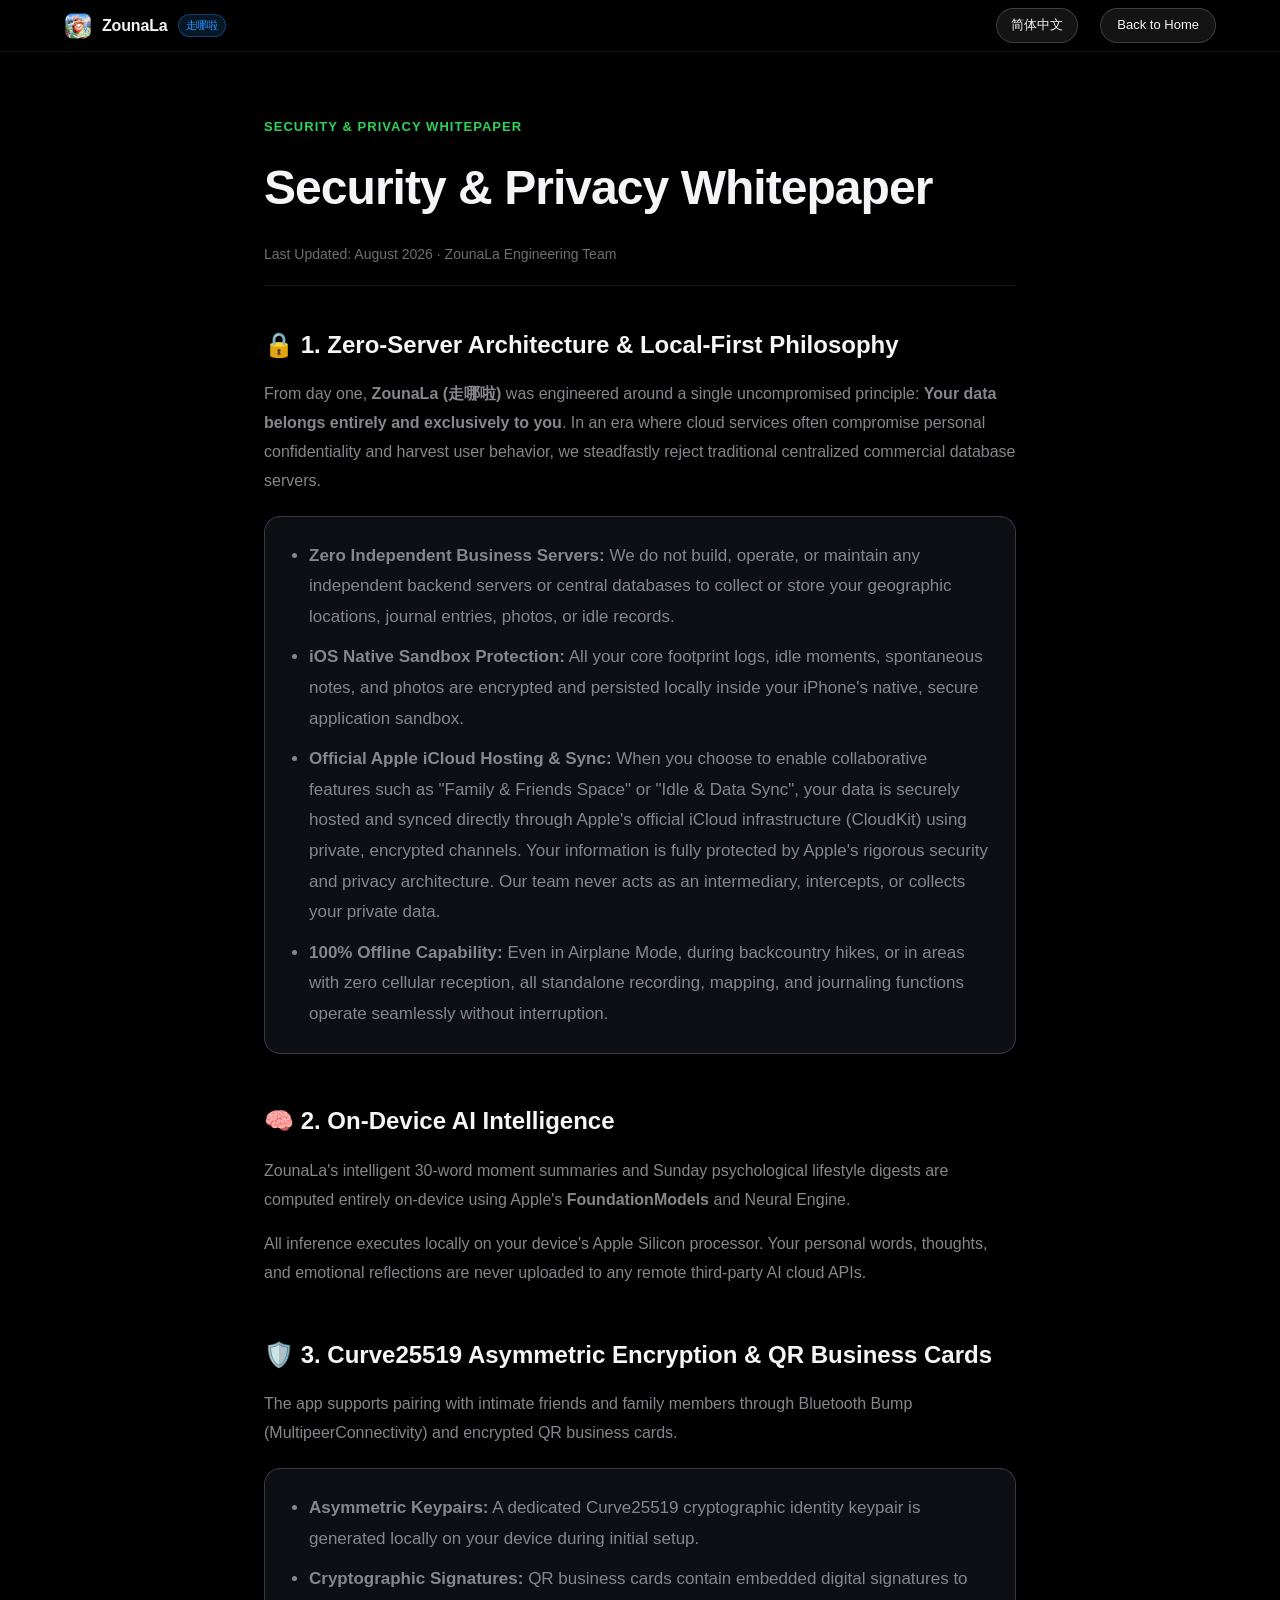
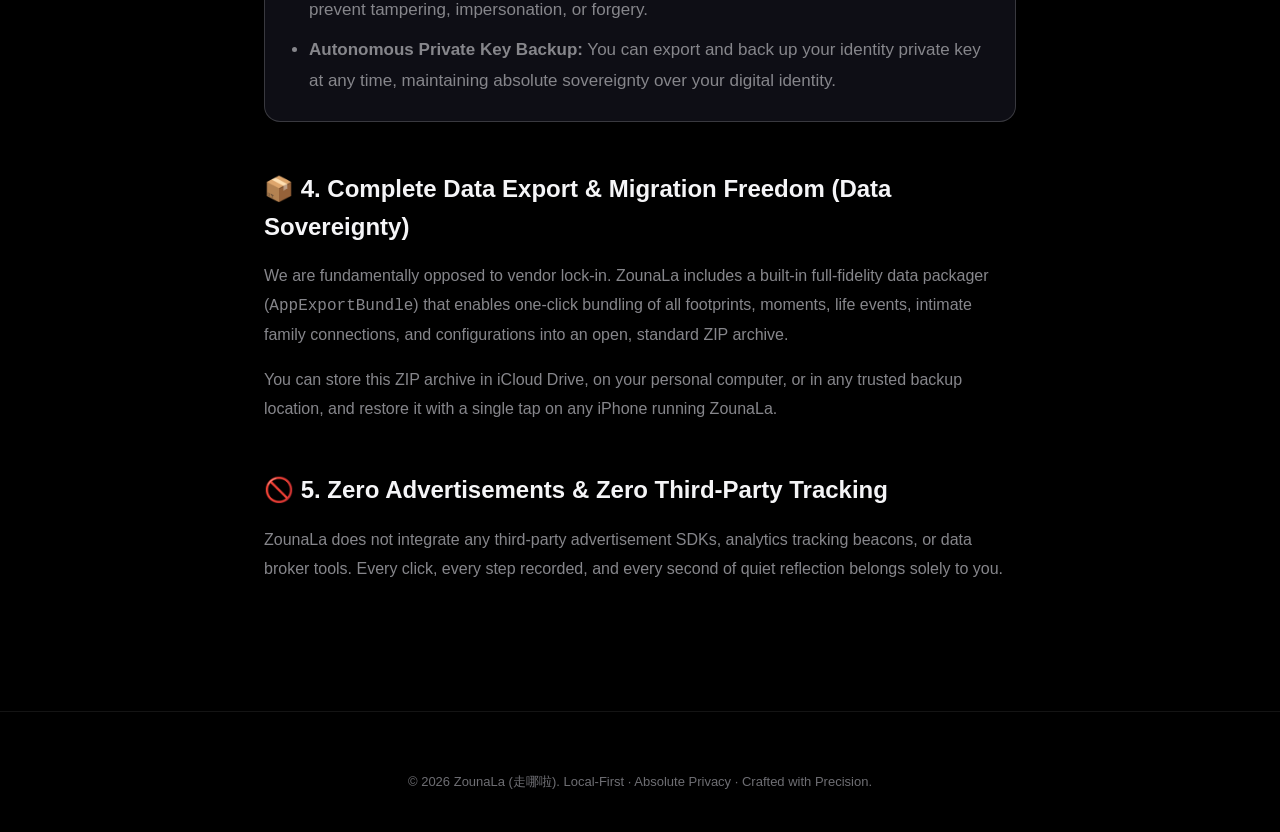
<file: privacy-en.html>
<!DOCTYPE html>
<html lang="en">
<head>
  <meta charset="UTF-8">
  <meta name="viewport" content="width=device-width, initial-scale=1.0">
  <title>Security & Privacy Whitepaper - ZounaLa (走哪啦)</title>
  <meta name="description" content="ZounaLa Security & Privacy Whitepaper: Detailing our 100% local-first storage, Apple iCloud hosting, Curve25519 asymmetric encryption, on-device AI intelligence, and zero-tracking architecture.">
  <link rel="icon" type="image/png" href="assets/images/icon.png">
  <link rel="stylesheet" href="styles.css">
  <style>
    .privacy-article {
      max-width: 800px;
      margin: 0 auto;
      padding: calc(var(--nav-height) + 60px) 24px 80px;
    }
    .privacy-article h1 {
      font-size: clamp(32px, 5vw, 48px);
      font-weight: 700;
      margin-bottom: 16px;
      letter-spacing: -0.02em;
    }
    .privacy-article .pub-date {
      color: var(--text-tertiary);
      font-size: 14px;
      margin-bottom: 40px;
      padding-bottom: 20px;
      border-bottom: 1px solid var(--border-subtle);
    }
    .privacy-section-block {
      margin-bottom: 48px;
    }
    .privacy-section-block h2 {
      font-size: 24px;
      font-weight: 600;
      color: var(--text-primary);
      margin-bottom: 16px;
      display: flex;
      align-items: center;
      gap: 10px;
    }
    .privacy-section-block p {
      color: var(--text-secondary);
      font-size: 16px;
      line-height: 1.8;
      margin-bottom: 16px;
    }
    .privacy-box-highlight {
      background: var(--bg-card);
      border: 1px solid var(--border-highlight);
      border-radius: var(--radius-md);
      padding: 24px;
      margin: 20px 0;
    }
    .privacy-box-highlight ul {
      padding-left: 20px;
      color: var(--text-secondary);
      line-height: 1.8;
    }
    .privacy-box-highlight li {
      margin-bottom: 10px;
    }
    .privacy-box-highlight li:last-child {
      margin-bottom: 0;
    }
  </style>
</head>
<body>
  <!-- Header -->
  <header class="site-header">
    <div class="nav-container">
      <a href="index.html" class="nav-brand">
        <img src="assets/images/icon.png" alt="ZounaLa App Icon" class="brand-icon">
        <span>ZounaLa</span>
        <span class="brand-tag">走哪啦</span>
      </a>
      <div class="nav-actions">
        <a href="privacy.html" class="btn-secondary" style="padding: 6px 14px; font-size: 13px; margin-right: 8px;">简体中文</a>
        <a href="index.html" class="btn-secondary" style="padding: 6px 16px; font-size: 13px;">Back to Home</a>
      </div>
    </div>
  </header>

  <main class="privacy-article">
    <span class="section-eyebrow green">SECURITY & PRIVACY WHITEPAPER</span>
    <h1>Security & Privacy Whitepaper</h1>
    <div class="pub-date">Last Updated: August 2026 · ZounaLa Engineering Team</div>

    <div class="privacy-section-block">
      <h2>🔒 1. Zero-Server Architecture & Local-First Philosophy</h2>
      <p>
        From day one, <strong>ZounaLa (走哪啦)</strong> was engineered around a single uncompromised principle: <strong>Your data belongs entirely and exclusively to you</strong>. In an era where cloud services often compromise personal confidentiality and harvest user behavior, we steadfastly reject traditional centralized commercial database servers.
      </p>
      <div class="privacy-box-highlight">
        <ul>
          <li><strong>Zero Independent Business Servers:</strong> We do not build, operate, or maintain any independent backend servers or central databases to collect or store your geographic locations, journal entries, photos, or idle records.</li>
          <li><strong>iOS Native Sandbox Protection:</strong> All your core footprint logs, idle moments, spontaneous notes, and photos are encrypted and persisted locally inside your iPhone's native, secure application sandbox.</li>
          <li><strong>Official Apple iCloud Hosting & Sync:</strong> When you choose to enable collaborative features such as "Family & Friends Space" or "Idle & Data Sync", your data is securely hosted and synced directly through Apple's official iCloud infrastructure (CloudKit) using private, encrypted channels. Your information is fully protected by Apple's rigorous security and privacy architecture. Our team never acts as an intermediary, intercepts, or collects your private data.</li>
          <li><strong>100% Offline Capability:</strong> Even in Airplane Mode, during backcountry hikes, or in areas with zero cellular reception, all standalone recording, mapping, and journaling functions operate seamlessly without interruption.</li>
        </ul>
      </div>
    </div>

    <div class="privacy-section-block">
      <h2>🧠 2. On-Device AI Intelligence</h2>
      <p>
        ZounaLa's intelligent 30-word moment summaries and Sunday psychological lifestyle digests are computed entirely on-device using Apple's <strong>FoundationModels</strong> and Neural Engine.
      </p>
      <p>
        All inference executes locally on your device's Apple Silicon processor. Your personal words, thoughts, and emotional reflections are never uploaded to any remote third-party AI cloud APIs.
      </p>
    </div>

    <div class="privacy-section-block">
      <h2>🛡️ 3. Curve25519 Asymmetric Encryption & QR Business Cards</h2>
      <p>
        The app supports pairing with intimate friends and family members through Bluetooth Bump (MultipeerConnectivity) and encrypted QR business cards.
      </p>
      <div class="privacy-box-highlight">
        <ul>
          <li><strong>Asymmetric Keypairs:</strong> A dedicated Curve25519 cryptographic identity keypair is generated locally on your device during initial setup.</li>
          <li><strong>Cryptographic Signatures:</strong> QR business cards contain embedded digital signatures to prevent tampering, impersonation, or forgery.</li>
          <li><strong>Autonomous Private Key Backup:</strong> You can export and back up your identity private key at any time, maintaining absolute sovereignty over your digital identity.</li>
        </ul>
      </div>
    </div>

    <div class="privacy-section-block">
      <h2>📦 4. Complete Data Export & Migration Freedom (Data Sovereignty)</h2>
      <p>
        We are fundamentally opposed to vendor lock-in. ZounaLa includes a built-in full-fidelity data packager (<code>AppExportBundle</code>) that enables one-click bundling of all footprints, moments, life events, intimate family connections, and configurations into an open, standard ZIP archive.
      </p>
      <p>
        You can store this ZIP archive in iCloud Drive, on your personal computer, or in any trusted backup location, and restore it with a single tap on any iPhone running ZounaLa.
      </p>
    </div>

    <div class="privacy-section-block">
      <h2>🚫 5. Zero Advertisements & Zero Third-Party Tracking</h2>
      <p>
        ZounaLa does not integrate any third-party advertisement SDKs, analytics tracking beacons, or data broker tools. Every click, every step recorded, and every second of quiet reflection belongs solely to you.
      </p>
    </div>
  </main>

  <footer class="site-footer">
    <div class="container" style="text-align: center;">
      <p>© 2026 ZounaLa (走哪啦). Local-First · Absolute Privacy · Crafted with Precision.</p>
    </div>
  </footer>
</body>
</html>
</file>
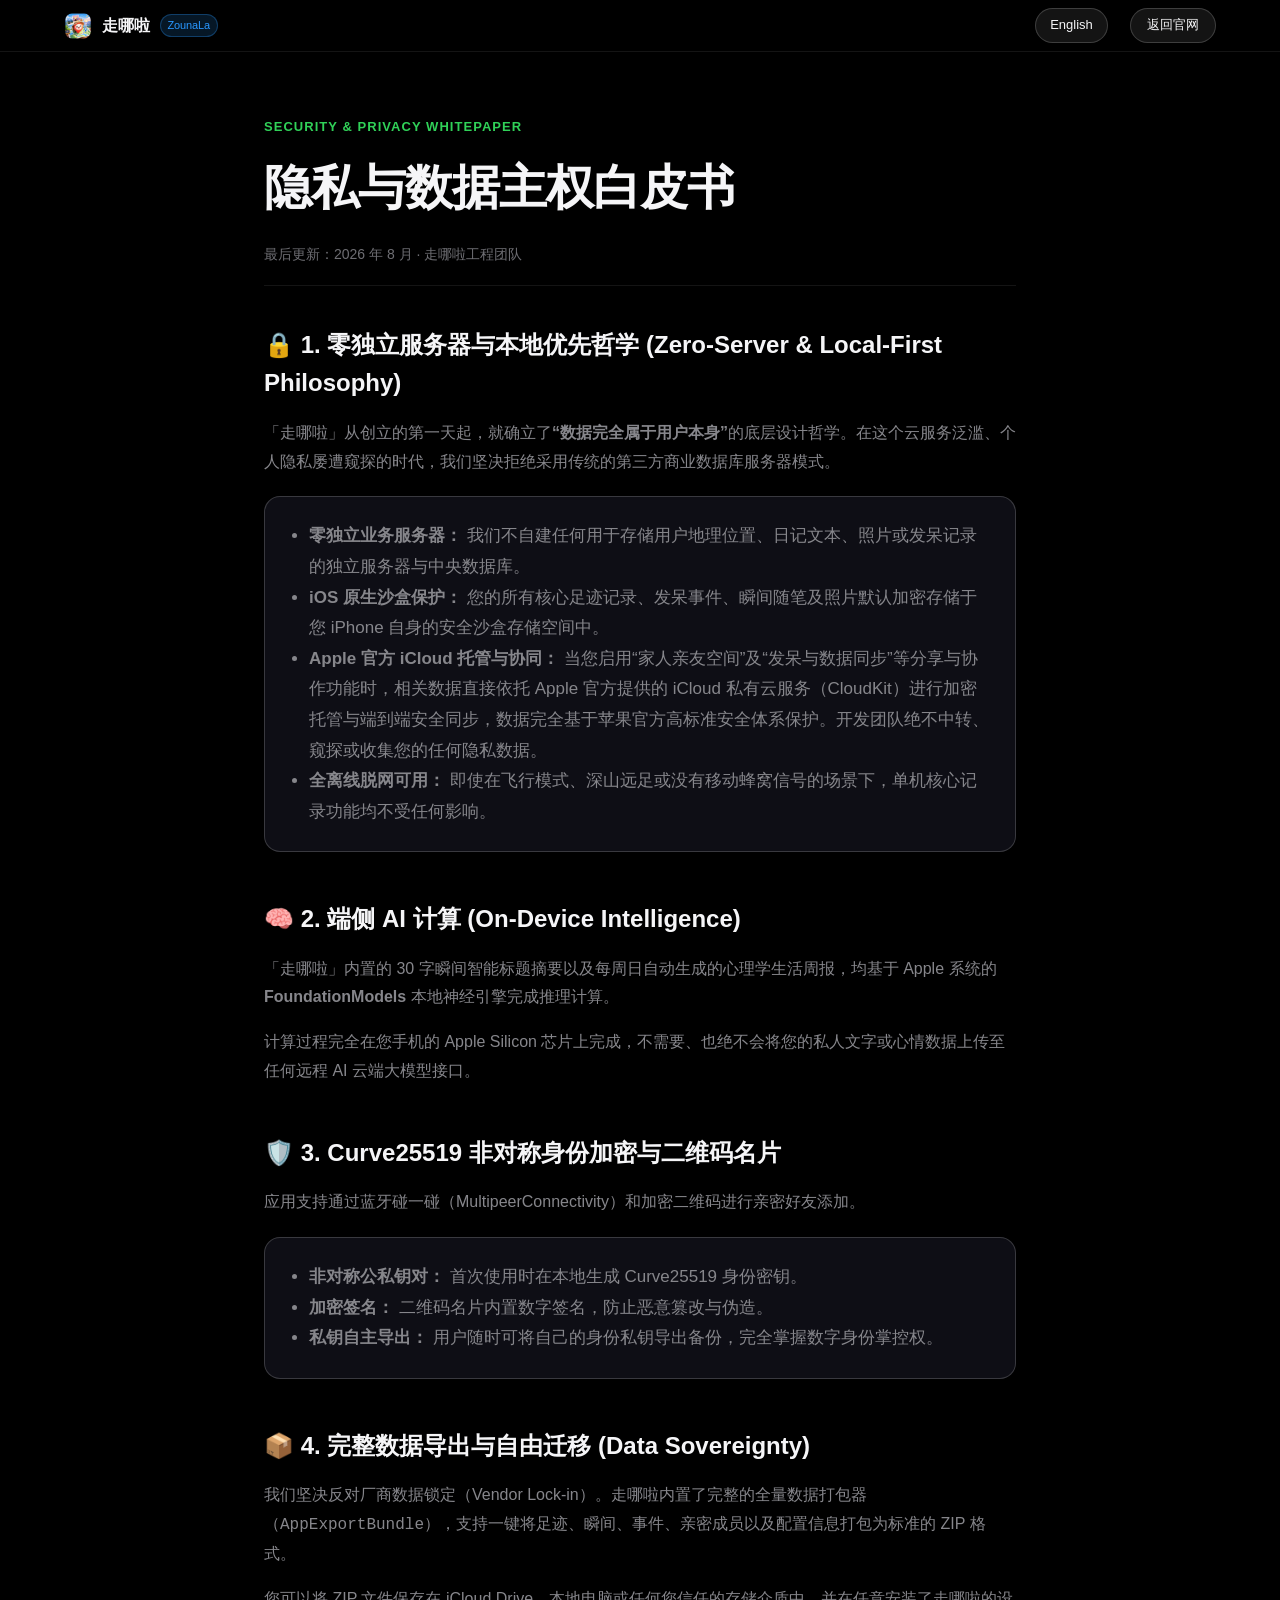
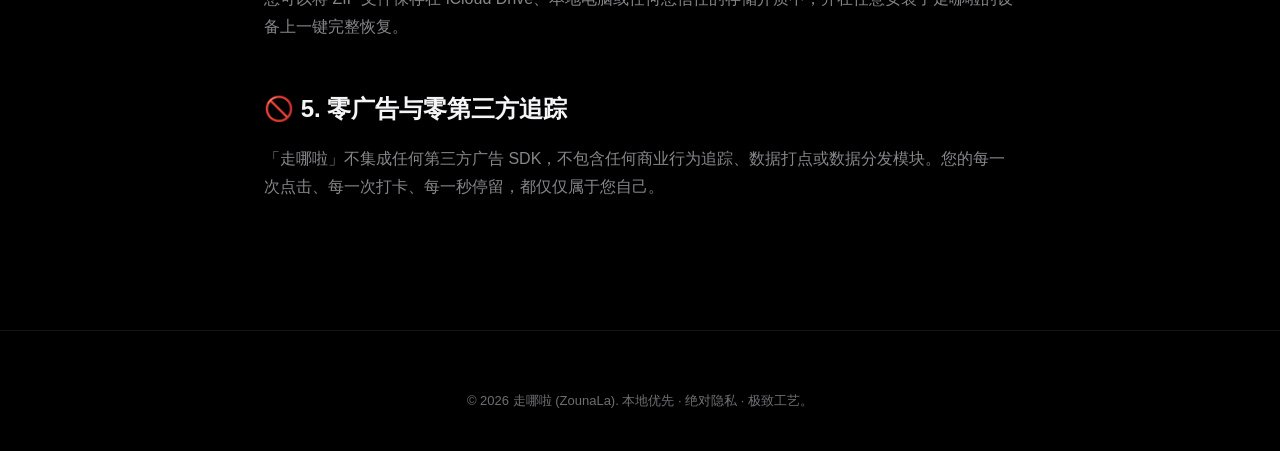
<file: privacy.html>
<!DOCTYPE html>
<html lang="zh-CN">
<head>
  <meta charset="UTF-8">
  <meta name="viewport" content="width=device-width, initial-scale=1.0">
  <title>隐私与安全白皮书 - 走哪啦 (ZounaLa)</title>
  <meta name="description" content="走哪啦 (ZounaLa) 隐私与安全白皮书：详细阐述 100% 本地优先存储、Curve25519 非对称加密、端侧 AI 计算与零追踪架构。">
  <link rel="icon" type="image/png" href="assets/images/icon.png">
  <link rel="stylesheet" href="styles.css">
  <style>
    .privacy-article {
      max-width: 800px;
      margin: 0 auto;
      padding: calc(var(--nav-height) + 60px) 24px 80px;
    }
    .privacy-article h1 {
      font-size: clamp(32px, 5vw, 48px);
      font-weight: 700;
      margin-bottom: 16px;
      letter-spacing: -0.02em;
    }
    .privacy-article .pub-date {
      color: var(--text-tertiary);
      font-size: 14px;
      margin-bottom: 40px;
      padding-bottom: 20px;
      border-bottom: 1px solid var(--border-subtle);
    }
    .privacy-section-block {
      margin-bottom: 48px;
    }
    .privacy-section-block h2 {
      font-size: 24px;
      font-weight: 600;
      color: var(--text-primary);
      margin-bottom: 16px;
      display: flex;
      align-items: center;
      gap: 10px;
    }
    .privacy-section-block p {
      color: var(--text-secondary);
      font-size: 16px;
      line-height: 1.8;
      margin-bottom: 16px;
    }
    .privacy-box-highlight {
      background: var(--bg-card);
      border: 1px solid var(--border-highlight);
      border-radius: var(--radius-md);
      padding: 24px;
      margin: 20px 0;
    }
    .privacy-box-highlight ul {
      padding-left: 20px;
      color: var(--text-secondary);
      line-height: 1.8;
    }
  </style>
</head>
<body>
  <!-- Header -->
  <header class="site-header">
    <div class="nav-container">
      <a href="index.html" class="nav-brand">
        <img src="assets/images/icon.png" alt="走哪啦 App Icon" class="brand-icon">
        <span>走哪啦</span>
        <span class="brand-tag">ZounaLa</span>
      </a>
      <div class="nav-actions">
        <a href="privacy-en.html" class="btn-secondary" style="padding: 6px 14px; font-size: 13px; margin-right: 8px;">English</a>
        <a href="index.html" class="btn-secondary" style="padding: 6px 16px; font-size: 13px;">返回官网</a>
      </div>
    </div>
  </header>

  <main class="privacy-article">
    <span class="section-eyebrow green">SECURITY & PRIVACY WHITEPAPER</span>
    <h1>隐私与数据主权白皮书</h1>
    <div class="pub-date">最后更新：2026 年 8 月 · 走哪啦工程团队</div>

    <div class="privacy-section-block">
      <h2>🔒 1. 零独立服务器与本地优先哲学 (Zero-Server & Local-First Philosophy)</h2>
      <p>
        「走哪啦」从创立的第一天起，就确立了<strong>“数据完全属于用户本身”</strong>的底层设计哲学。在这个云服务泛滥、个人隐私屡遭窥探的时代，我们坚决拒绝采用传统的第三方商业数据库服务器模式。
      </p>
      <div class="privacy-box-highlight">
        <ul>
          <li><strong>零独立业务服务器：</strong> 我们不自建任何用于存储用户地理位置、日记文本、照片或发呆记录的独立服务器与中央数据库。</li>
          <li><strong>iOS 原生沙盒保护：</strong> 您的所有核心足迹记录、发呆事件、瞬间随笔及照片默认加密存储于您 iPhone 自身的安全沙盒存储空间中。</li>
          <li><strong>Apple 官方 iCloud 托管与协同：</strong> 当您启用“家人亲友空间”及“发呆与数据同步”等分享与协作功能时，相关数据直接依托 Apple 官方提供的 iCloud 私有云服务（CloudKit）进行加密托管与端到端安全同步，数据完全基于苹果官方高标准安全体系保护。开发团队绝不中转、窥探或收集您的任何隐私数据。</li>
          <li><strong>全离线脱网可用：</strong> 即使在飞行模式、深山远足或没有移动蜂窝信号的场景下，单机核心记录功能均不受任何影响。</li>
        </ul>
      </div>
    </div>

    <div class="privacy-section-block">
      <h2>🧠 2. 端侧 AI 计算 (On-Device Intelligence)</h2>
      <p>
        「走哪啦」内置的 30 字瞬间智能标题摘要以及每周日自动生成的心理学生活周报，均基于 Apple 系统的 <strong>FoundationModels</strong> 本地神经引擎完成推理计算。
      </p>
      <p>
        计算过程完全在您手机的 Apple Silicon 芯片上完成，不需要、也绝不会将您的私人文字或心情数据上传至任何远程 AI 云端大模型接口。
      </p>
    </div>

    <div class="privacy-section-block">
      <h2>🛡️ 3. Curve25519 非对称身份加密与二维码名片</h2>
      <p>
        应用支持通过蓝牙碰一碰（MultipeerConnectivity）和加密二维码进行亲密好友添加。
      </p>
      <div class="privacy-box-highlight">
        <ul>
          <li><strong>非对称公私钥对：</strong> 首次使用时在本地生成 Curve25519 身份密钥。</li>
          <li><strong>加密签名：</strong> 二维码名片内置数字签名，防止恶意篡改与伪造。</li>
          <li><strong>私钥自主导出：</strong> 用户随时可将自己的身份私钥导出备份，完全掌握数字身份掌控权。</li>
        </ul>
      </div>
    </div>

    <div class="privacy-section-block">
      <h2>📦 4. 完整数据导出与自由迁移 (Data Sovereignty)</h2>
      <p>
        我们坚决反对厂商数据锁定（Vendor Lock-in）。走哪啦内置了完整的全量数据打包器（<code>AppExportBundle</code>），支持一键将足迹、瞬间、事件、亲密成员以及配置信息打包为标准的 ZIP 格式。
      </p>
      <p>
        您可以将 ZIP 文件保存在 iCloud Drive、本地电脑或任何您信任的存储介质中，并在任意安装了走哪啦的设备上一键完整恢复。
      </p>
    </div>

    <div class="privacy-section-block">
      <h2>🚫 5. 零广告与零第三方追踪</h2>
      <p>
        「走哪啦」不集成任何第三方广告 SDK，不包含任何商业行为追踪、数据打点或数据分发模块。您的每一次点击、每一次打卡、每一秒停留，都仅仅属于您自己。
      </p>
    </div>
  </main>

  <footer class="site-footer">
    <div class="container" style="text-align: center;">
      <p>© 2026 走哪啦 (ZounaLa). 本地优先 · 绝对隐私 · 极致工艺。</p>
    </div>
  </footer>
</body>
</html>
</file>
<file: styles.css>
/* ==========================================================================
   走哪啦 (ZounaLa) - 苹果风格产品宣传官网样式表
   Apple Pro Aesthetic Design System
   ========================================================================== */

:root {
  /* Color Palette - Apple Pro Dark Theme */
  --bg-primary: #000000;
  --bg-secondary: #0a0a0f;
  --bg-tertiary: #12131a;
  --bg-card: rgba(20, 21, 30, 0.7);
  --bg-card-hover: rgba(28, 30, 44, 0.85);
  --bg-glass: rgba(15, 16, 24, 0.75);
  --bg-pill: rgba(255, 255, 255, 0.08);

  /* Borders & Dividers */
  --border-subtle: rgba(255, 255, 255, 0.08);
  --border-highlight: rgba(255, 255, 255, 0.18);
  --border-active: rgba(0, 113, 227, 0.5);

  /* Typography Colors */
  --text-primary: #f5f5f7;
  --text-secondary: #86868b;
  --text-tertiary: #6e6e73;
  --text-accent: #2997ff;
  --text-accent-glow: #64d2ff;

  /* Accent Gradients & Colors */
  --apple-blue: #0071e3;
  --apple-blue-light: #2997ff;
  --apple-purple: #bf5af2;
  --apple-indigo: #5e5ce6;
  --apple-teal: #64d2ff;
  --apple-green: #30d158;
  --apple-orange: #ff9f0a;
  --apple-pink: #ff375f;
  --apple-yellow: #ffd60a;

  /* Radiant Gradients */
  --grad-hero: linear-gradient(180deg, #ffffff 0%, #a1a1a6 100%);
  --grad-accent: linear-gradient(135deg, #2997ff 0%, #a855f7 50%, #ec4899 100%);
  --grad-privacy: linear-gradient(135deg, #30d158 0%, #06b6d4 100%);
  --grad-security: linear-gradient(135deg, #bf5af2 0%, #5e5ce6 100%);
  --grad-local: linear-gradient(135deg, #ff9f0a 0%, #ff375f 100%);
  --grad-craft: linear-gradient(135deg, #64d2ff 0%, #2997ff 100%);
  --grad-card: linear-gradient(180deg, rgba(255, 255, 255, 0.05) 0%, rgba(255, 255, 255, 0.01) 100%);
  --grad-glow: radial-gradient(circle at 50% 50%, rgba(41, 151, 255, 0.15) 0%, rgba(0, 0, 0, 0) 70%);

  /* Dimensions & Spacing */
  --container-max: 1200px;
  --nav-height: 52px;
  --radius-sm: 10px;
  --radius-md: 16px;
  --radius-lg: 24px;
  --radius-xl: 32px;
  --radius-full: 9999px;

  /* Typography Stack */
  --font-stack: -apple-system, BlinkMacSystemFont, "SF Pro Display", "SF Pro Text", "Helvetica Neue", "PingFang SC", "Hiragino Sans GB", "Microsoft YaHei", sans-serif;
  --font-mono: "SF Mono", "Menlo", "Consolas", monospace;

  /* Transitions & Shadows */
  --transition-smooth: all 0.4s cubic-bezier(0.16, 1, 0.3, 1);
  --transition-fast: all 0.2s ease;
  --shadow-sm: 0 4px 12px rgba(0, 0, 0, 0.3);
  --shadow-md: 0 12px 32px rgba(0, 0, 0, 0.4);
  --shadow-lg: 0 24px 64px rgba(0, 0, 0, 0.6);
  --shadow-glow-blue: 0 0 40px rgba(41, 151, 255, 0.25);
  --shadow-glow-purple: 0 0 40px rgba(191, 90, 242, 0.25);
}

/* ==========================================================================
   Base & Reset
   ========================================================================== */
*, *::before, *::after {
  box-sizing: border-box;
  margin: 0;
  padding: 0;
}

html {
  font-family: var(--font-stack);
  background-color: var(--bg-primary);
  color: var(--text-primary);
  scroll-behavior: smooth;
  -webkit-font-smoothing: antialiased;
  -moz-osx-font-smoothing: grayscale;
  text-rendering: optimizeLegibility;
}

body {
  overflow-x: hidden;
  background-color: var(--bg-primary);
  line-height: 1.6;
  font-size: 17px;
}

a {
  color: inherit;
  text-decoration: none;
  transition: var(--transition-fast);
}

img {
  max-width: 100%;
  height: auto;
  display: block;
}

button {
  font-family: inherit;
  border: none;
  background: none;
  cursor: pointer;
}

/* Container */
.container {
  max-width: var(--container-max);
  margin: 0 auto;
  padding: 0 24px;
}

.container-narrow {
  max-width: 960px;
  margin: 0 auto;
  padding: 0 24px;
}

/* ==========================================================================
   Navigation Bar (Apple Style Sticky Frosted Nav)
   ========================================================================== */
.site-header {
  position: fixed;
  top: 0;
  left: 0;
  width: 100%;
  height: var(--nav-height);
  background: rgba(0, 0, 0, 0.75);
  backdrop-filter: saturate(180%) blur(20px);
  -webkit-backdrop-filter: saturate(180%) blur(20px);
  border-bottom: 1px solid var(--border-subtle);
  z-index: 1000;
  transition: var(--transition-fast);
}

.site-header.scrolled {
  background: rgba(10, 10, 15, 0.88);
  border-bottom: 1px solid var(--border-highlight);
}

.nav-container {
  max-width: var(--container-max);
  height: 100%;
  margin: 0 auto;
  padding: 0 24px;
  display: flex;
  align-items: center;
  justify-content: space-between;
}

.nav-brand {
  display: flex;
  align-items: center;
  gap: 10px;
  font-size: 16px;
  font-weight: 600;
  letter-spacing: -0.01em;
  color: var(--text-primary);
}

.brand-icon {
  width: 28px;
  height: 28px;
  border-radius: 7px;
  box-shadow: 0 2px 8px rgba(0, 0, 0, 0.4);
}

.brand-tag {
  font-size: 11px;
  padding: 2px 7px;
  border-radius: var(--radius-full);
  background: rgba(41, 151, 255, 0.15);
  color: var(--apple-blue-light);
  border: 1px solid rgba(41, 151, 255, 0.3);
  font-weight: 500;
}

.nav-links {
  display: flex;
  align-items: center;
  gap: 28px;
  list-style: none;
}

.nav-links a {
  font-size: 13px;
  color: var(--text-secondary);
  letter-spacing: -0.01em;
  transition: var(--transition-fast);
}

.nav-links a:hover,
.nav-links a.active {
  color: var(--text-primary);
}

.nav-actions {
  display: flex;
  align-items: center;
  gap: 14px;
}

.btn-nav-cta {
  font-size: 12px;
  font-weight: 500;
  padding: 6px 14px;
  border-radius: var(--radius-full);
  background: var(--apple-blue);
  color: #ffffff;
  transition: var(--transition-fast);
}

.btn-nav-cta:hover {
  background: #0077ed;
  transform: translateY(-1px);
  box-shadow: 0 2px 8px rgba(0, 113, 227, 0.4);
}

.mobile-menu-btn {
  display: none;
  flex-direction: column;
  gap: 5px;
  padding: 8px;
}

.mobile-menu-btn span {
  width: 20px;
  height: 2px;
  background: var(--text-primary);
  border-radius: 2px;
  transition: var(--transition-fast);
}

/* ==========================================================================
   Hero Section
   ========================================================================== */
.hero-section {
  position: relative;
  min-height: 100vh;
  padding-top: calc(var(--nav-height) + 60px);
  padding-bottom: 80px;
  display: flex;
  flex-direction: column;
  align-items: center;
  justify-content: center;
  text-align: center;
  overflow: hidden;
}

.hero-glow-bg {
  position: absolute;
  top: 15%;
  left: 50%;
  transform: translateX(-50%);
  width: 75vw;
  max-width: 1000px;
  height: 600px;
  background: radial-gradient(ellipse at center, rgba(41, 151, 255, 0.18) 0%, rgba(191, 90, 242, 0.12) 40%, rgba(0, 0, 0, 0) 70%);
  filter: blur(80px);
  pointer-events: none;
  z-index: 0;
}

.hero-content {
  position: relative;
  z-index: 1;
  max-width: 880px;
  margin: 0 auto 50px;
}

.hero-pill {
  display: inline-flex;
  align-items: center;
  gap: 8px;
  padding: 6px 16px;
  background: rgba(255, 255, 255, 0.06);
  border: 1px solid var(--border-highlight);
  border-radius: var(--radius-full);
  font-size: 13px;
  font-weight: 500;
  color: var(--text-primary);
  margin-bottom: 24px;
  backdrop-filter: blur(12px);
  animation: fadeInDown 0.8s cubic-bezier(0.16, 1, 0.3, 1);
}

.hero-pill .pill-dot {
  width: 8px;
  height: 8px;
  border-radius: 50%;
  background: var(--apple-green);
  box-shadow: 0 0 10px var(--apple-green);
  animation: pulseDot 2s infinite;
}

.hero-title {
  font-size: clamp(40px, 6vw, 76px);
  font-weight: 700;
  line-height: 1.08;
  letter-spacing: -0.03em;
  margin-bottom: 20px;
  background: linear-gradient(180deg, #ffffff 0%, #dedede 65%, #888890 100%);
  -webkit-background-clip: text;
  -webkit-text-fill-color: transparent;
  animation: fadeInUp 0.9s cubic-bezier(0.16, 1, 0.3, 1);
}

.hero-title .text-gradient-flow {
  background: var(--grad-accent);
  -webkit-background-clip: text;
  -webkit-text-fill-color: transparent;
  display: inline-block;
}

.hero-subtitle {
  font-size: clamp(18px, 2.2vw, 22px);
  font-weight: 400;
  color: var(--text-secondary);
  line-height: 1.5;
  max-width: 720px;
  margin: 0 auto 36px;
  letter-spacing: -0.015em;
  animation: fadeInUp 1s cubic-bezier(0.16, 1, 0.3, 1);
}

.hero-cta-group {
  display: flex;
  align-items: center;
  justify-content: center;
  gap: 16px;
  flex-wrap: wrap;
  animation: fadeInUp 1.1s cubic-bezier(0.16, 1, 0.3, 1);
}

.btn-primary {
  display: inline-flex;
  align-items: center;
  gap: 10px;
  padding: 14px 28px;
  background: #ffffff;
  color: #000000;
  font-size: 15px;
  font-weight: 600;
  border-radius: var(--radius-full);
  box-shadow: 0 4px 20px rgba(255, 255, 255, 0.2);
  transition: var(--transition-smooth);
}

.btn-primary:hover {
  transform: translateY(-2px) scale(1.02);
  box-shadow: 0 8px 30px rgba(255, 255, 255, 0.35);
  background: #f0f0f2;
}

.btn-secondary {
  display: inline-flex;
  align-items: center;
  gap: 8px;
  padding: 14px 28px;
  background: rgba(255, 255, 255, 0.08);
  color: var(--text-primary);
  font-size: 15px;
  font-weight: 500;
  border-radius: var(--radius-full);
  border: 1px solid var(--border-highlight);
  backdrop-filter: blur(12px);
  transition: var(--transition-smooth);
}

.btn-secondary:hover {
  background: rgba(255, 255, 255, 0.14);
  border-color: rgba(255, 255, 255, 0.3);
  transform: translateY(-2px);
}

/* Hero Key Pillars Ribbon */
.hero-pillars-ribbon {
  display: flex;
  align-items: center;
  justify-content: center;
  gap: 32px;
  margin-top: 36px;
  padding: 14px 28px;
  border-radius: var(--radius-full);
  background: rgba(255, 255, 255, 0.03);
  border: 1px solid var(--border-subtle);
  backdrop-filter: blur(16px);
  flex-wrap: wrap;
}

.pillar-item {
  display: flex;
  align-items: center;
  gap: 8px;
  font-size: 13px;
  font-weight: 500;
  color: var(--text-secondary);
}

.pillar-item .p-icon {
  font-size: 16px;
}

.pillar-item strong {
  color: var(--text-primary);
}

.pillar-divider {
  width: 1px;
  height: 16px;
  background: var(--border-subtle);
}

/* Hero Showcase Device Mockup */
.hero-device-wrapper {
  position: relative;
  z-index: 1;
  width: 100%;
  max-width: 1020px;
  margin-top: 40px;
  perspective: 1200px;
}

.device-showcase-card {
  position: relative;
  background: linear-gradient(180deg, rgba(28, 30, 42, 0.7) 0%, rgba(13, 14, 20, 0.9) 100%);
  border: 1px solid var(--border-highlight);
  border-radius: var(--radius-xl);
  padding: 48px 32px;
  box-shadow: 0 30px 100px rgba(0, 0, 0, 0.8), var(--shadow-glow-blue);
  backdrop-filter: blur(24px);
  display: flex;
  align-items: center;
  justify-content: center;
  gap: 48px;
  overflow: hidden;
}

/* Floating Glass Badges */
.floating-badge {
  position: absolute;
  padding: 12px 18px;
  background: rgba(18, 20, 30, 0.85);
  border: 1px solid var(--border-highlight);
  border-radius: var(--radius-md);
  box-shadow: var(--shadow-md);
  backdrop-filter: blur(20px);
  display: flex;
  align-items: center;
  gap: 12px;
  font-size: 13px;
  z-index: 10;
  animation: floatSlow 6s ease-in-out infinite;
}

.floating-badge.badge-top-left {
  top: 40px;
  left: 30px;
  animation-delay: 0s;
}

.floating-badge.badge-bottom-left {
  bottom: 50px;
  left: 40px;
  animation-delay: 1.5s;
}

.floating-badge.badge-top-right {
  top: 60px;
  right: 30px;
  animation-delay: 3s;
}

.floating-badge.badge-bottom-right {
  bottom: 40px;
  right: 40px;
  animation-delay: 4.5s;
}

.badge-icon-box {
  width: 36px;
  height: 36px;
  border-radius: 10px;
  display: flex;
  align-items: center;
  justify-content: center;
  font-size: 18px;
}

.badge-icon-box.green {
  background: rgba(48, 209, 88, 0.15);
  color: var(--apple-green);
  border: 1px solid rgba(48, 209, 88, 0.3);
}

.badge-icon-box.purple {
  background: rgba(191, 90, 242, 0.15);
  color: var(--apple-purple);
  border: 1px solid rgba(191, 90, 242, 0.3);
}

.badge-icon-box.blue {
  background: rgba(41, 151, 255, 0.15);
  color: var(--apple-blue-light);
  border: 1px solid rgba(41, 151, 255, 0.3);
}

.badge-icon-box.orange {
  background: rgba(255, 159, 10, 0.15);
  color: var(--apple-orange);
  border: 1px solid rgba(255, 159, 10, 0.3);
}

.badge-text-title {
  font-weight: 600;
  color: var(--text-primary);
  font-size: 13px;
  line-height: 1.3;
}

.badge-text-sub {
  font-size: 11px;
  color: var(--text-secondary);
}

/* Device iPhone Frame */
.iphone-frame {
  position: relative;
  width: 310px;
  height: 640px;
  background: #000000;
  border-radius: 52px;
  padding: 11px;
  box-shadow: 0 0 0 3px #2c2d30, 0 0 0 5px #151618, 0 25px 60px rgba(0, 0, 0, 0.9);
  z-index: 2;
}

.iphone-island {
  position: absolute;
  top: 19px;
  left: 50%;
  transform: translateX(-50%);
  width: 96px;
  height: 26px;
  background: #000000;
  border-radius: 20px;
  z-index: 100;
  display: flex;
  align-items: center;
  justify-content: space-between;
  padding: 0 10px;
}

.island-camera {
  width: 10px;
  height: 10px;
  border-radius: 50%;
  background: #111422;
  box-shadow: inset 0 0 2px rgba(255, 255, 255, 0.2);
}

.island-sensor {
  width: 7px;
  height: 7px;
  border-radius: 50%;
  background: #0d0e14;
}

.iphone-screen {
  position: relative;
  width: 100%;
  height: 100%;
  border-radius: 42px;
  overflow: hidden;
  background: #000000;
}

.iphone-screen img {
  width: 100%;
  height: 100%;
  object-fit: cover;
  object-position: top center;
}

/* Showcase side preview cards */
.showcase-side-preview {
  flex: 1;
  max-width: 280px;
  display: flex;
  flex-direction: column;
  gap: 16px;
}

.mini-preview-card {
  background: rgba(20, 22, 32, 0.8);
  border: 1px solid var(--border-subtle);
  border-radius: var(--radius-md);
  padding: 16px;
  transition: var(--transition-smooth);
}

.mini-preview-card:hover {
  background: rgba(26, 29, 44, 0.95);
  border-color: var(--border-highlight);
  transform: translateY(-2px);
}

.mini-card-header {
  display: flex;
  align-items: center;
  justify-content: space-between;
  margin-bottom: 8px;
}

.mini-card-tag {
  font-size: 11px;
  padding: 2px 8px;
  border-radius: var(--radius-full);
  background: rgba(255, 255, 255, 0.08);
  color: var(--text-secondary);
}

.mini-card-title {
  font-size: 14px;
  font-weight: 600;
  color: var(--text-primary);
  margin-bottom: 4px;
}

.mini-card-desc {
  font-size: 12px;
  color: var(--text-secondary);
  line-height: 1.4;
}

/* ==========================================================================
   Section Headers & Common Layout
   ========================================================================== */
.section {
  padding: 120px 0;
  position: relative;
}

.section-darker {
  background: var(--bg-secondary);
}

.section-gradient-ambient {
  background: radial-gradient(circle at 50% 0%, rgba(20, 24, 42, 0.6) 0%, var(--bg-primary) 70%);
}

.section-header {
  text-align: center;
  max-width: 760px;
  margin: 0 auto 64px;
}

.section-eyebrow {
  display: inline-block;
  font-size: 13px;
  font-weight: 600;
  text-transform: uppercase;
  letter-spacing: 0.08em;
  color: var(--apple-blue-light);
  margin-bottom: 12px;
}

.section-eyebrow.green {
  color: var(--apple-green);
}

.section-eyebrow.purple {
  color: var(--apple-purple);
}

.section-eyebrow.orange {
  color: var(--apple-orange);
}

.section-title {
  font-size: clamp(32px, 4.5vw, 48px);
  font-weight: 700;
  line-height: 1.15;
  letter-spacing: -0.025em;
  color: var(--text-primary);
  margin-bottom: 16px;
}

.section-subtitle {
  font-size: 17px;
  color: var(--text-secondary);
  line-height: 1.6;
}

/* ==========================================================================
   Section 1: Philosophy & Mission (产品宗旨与对比)
   ========================================================================== */
.philosophy-grid {
  display: grid;
  grid-template-columns: 1fr 1fr;
  gap: 32px;
  margin-bottom: 50px;
}

.philosophy-card {
  background: var(--bg-card);
  border: 1px solid var(--border-subtle);
  border-radius: var(--radius-xl);
  padding: 40px;
  backdrop-filter: blur(20px);
  position: relative;
  overflow: hidden;
  transition: var(--transition-smooth);
}

.philosophy-card.card-traditional {
  border-color: rgba(255, 69, 58, 0.2);
  background: linear-gradient(180deg, rgba(30, 15, 18, 0.4) 0%, rgba(15, 16, 22, 0.6) 100%);
}

.philosophy-card.card-zounala {
  border-color: rgba(41, 151, 255, 0.35);
  background: linear-gradient(180deg, rgba(20, 32, 55, 0.5) 0%, rgba(15, 18, 28, 0.8) 100%);
  box-shadow: 0 10px 40px rgba(0, 113, 227, 0.15);
}

.philosophy-badge {
  display: inline-flex;
  align-items: center;
  gap: 6px;
  font-size: 12px;
  font-weight: 600;
  padding: 4px 12px;
  border-radius: var(--radius-full);
  margin-bottom: 20px;
}

.philosophy-badge.bad {
  background: rgba(255, 69, 58, 0.15);
  color: #ff6b6b;
  border: 1px solid rgba(255, 69, 58, 0.3);
}

.philosophy-badge.good {
  background: rgba(41, 151, 255, 0.2);
  color: var(--apple-blue-light);
  border: 1px solid rgba(41, 151, 255, 0.4);
}

.philosophy-card h3 {
  font-size: 24px;
  font-weight: 700;
  margin-bottom: 12px;
  letter-spacing: -0.01em;
}

.philosophy-card p {
  color: var(--text-secondary);
  font-size: 15px;
  line-height: 1.6;
  margin-bottom: 24px;
}

.philosophy-list {
  list-style: none;
  display: flex;
  flex-direction: column;
  gap: 14px;
}

.philosophy-list li {
  display: flex;
  align-items: flex-start;
  gap: 12px;
  font-size: 14px;
  color: var(--text-secondary);
}

.philosophy-list li strong {
  color: var(--text-primary);
}

.philosophy-list li .icon-status {
  font-size: 16px;
  line-height: 1.4;
}

.quote-highlight-banner {
  background: linear-gradient(135deg, rgba(41, 151, 255, 0.08) 0%, rgba(191, 90, 242, 0.08) 100%);
  border: 1px solid var(--border-highlight);
  border-radius: var(--radius-lg);
  padding: 32px 40px;
  text-align: center;
  margin-top: 40px;
  position: relative;
}

.quote-highlight-banner h4 {
  font-size: 20px;
  font-weight: 600;
  color: var(--text-primary);
  margin-bottom: 8px;
}

.quote-highlight-banner p {
  color: var(--text-secondary);
  font-size: 15px;
  max-width: 800px;
  margin: 0 auto;
}

/* ==========================================================================
   Section 2: Four Core Pillars (四大核心：本地化、安全、隐私、精致)
   ========================================================================== */
.pillars-grid {
  display: grid;
  grid-template-columns: repeat(4, 1fr);
  gap: 24px;
}

.pillar-card {
  background: var(--bg-card);
  border: 1px solid var(--border-subtle);
  border-radius: var(--radius-xl);
  padding: 32px 24px;
  transition: var(--transition-smooth);
  position: relative;
  overflow: hidden;
  display: flex;
  flex-direction: column;
}

.pillar-card:hover {
  transform: translateY(-6px);
  background: var(--bg-card-hover);
  border-color: var(--border-highlight);
  box-shadow: var(--shadow-lg);
}

.pillar-card-icon {
  width: 56px;
  height: 56px;
  border-radius: var(--radius-md);
  display: flex;
  align-items: center;
  justify-content: center;
  font-size: 26px;
  margin-bottom: 24px;
  transition: var(--transition-smooth);
}

.pillar-card:hover .pillar-card-icon {
  transform: scale(1.1);
}

.pillar-card.p-local .pillar-card-icon {
  background: rgba(255, 159, 10, 0.15);
  color: var(--apple-orange);
  border: 1px solid rgba(255, 159, 10, 0.3);
}

.pillar-card.p-security .pillar-card-icon {
  background: rgba(191, 90, 242, 0.15);
  color: var(--apple-purple);
  border: 1px solid rgba(191, 90, 242, 0.3);
}

.pillar-card.p-privacy .pillar-card-icon {
  background: rgba(48, 209, 88, 0.15);
  color: var(--apple-green);
  border: 1px solid rgba(48, 209, 88, 0.3);
}

.pillar-card.p-craft .pillar-card-icon {
  background: rgba(41, 151, 255, 0.15);
  color: var(--apple-blue-light);
  border: 1px solid rgba(41, 151, 255, 0.3);
}

.pillar-card h3 {
  font-size: 20px;
  font-weight: 700;
  margin-bottom: 8px;
  letter-spacing: -0.01em;
}

.pillar-card .pillar-tagline {
  font-size: 13px;
  font-weight: 600;
  color: var(--text-accent);
  margin-bottom: 14px;
}

.pillar-card.p-local .pillar-tagline { color: var(--apple-orange); }
.pillar-card.p-security .pillar-tagline { color: var(--apple-purple); }
.pillar-card.p-privacy .pillar-tagline { color: var(--apple-green); }
.pillar-card.p-craft .pillar-tagline { color: var(--apple-blue-light); }

.pillar-card p {
  font-size: 14px;
  color: var(--text-secondary);
  line-height: 1.6;
  margin-bottom: 20px;
  flex: 1;
}

.pillar-tech-specs {
  border-top: 1px solid var(--border-subtle);
  padding-top: 16px;
  display: flex;
  flex-direction: column;
  gap: 8px;
}

.tech-spec-item {
  font-size: 12px;
  color: var(--text-tertiary);
  display: flex;
  align-items: center;
  gap: 6px;
}

.tech-spec-item span {
  color: var(--text-secondary);
  font-weight: 500;
}

/* ==========================================================================
   Section 3: Target Audiences (目标用户画像 - 一目了然)
   ========================================================================== */
.personas-grid {
  display: grid;
  grid-template-columns: repeat(2, 1fr);
  gap: 28px;
}

.persona-card {
  background: var(--bg-card);
  border: 1px solid var(--border-subtle);
  border-radius: var(--radius-xl);
  padding: 36px;
  backdrop-filter: blur(20px);
  position: relative;
  overflow: hidden;
  transition: var(--transition-smooth);
}

.persona-card:hover {
  transform: translateY(-4px);
  border-color: var(--border-highlight);
  background: var(--bg-card-hover);
}

.persona-header {
  display: flex;
  align-items: center;
  gap: 16px;
  margin-bottom: 18px;
}

.persona-avatar {
  width: 52px;
  height: 52px;
  border-radius: 50%;
  display: flex;
  align-items: center;
  justify-content: center;
  font-size: 24px;
}

.persona-card.persona-walker .persona-avatar {
  background: rgba(41, 151, 255, 0.15);
  border: 2px solid rgba(41, 151, 255, 0.3);
}

.persona-card.persona-hiker .persona-avatar {
  background: rgba(255, 159, 10, 0.15);
  border: 2px solid rgba(255, 159, 10, 0.3);
}

.persona-card.persona-couple .persona-avatar {
  background: rgba(255, 55, 95, 0.15);
  border: 2px solid rgba(255, 55, 95, 0.3);
}

.persona-card.persona-geek .persona-avatar {
  background: rgba(48, 209, 88, 0.15);
  border: 2px solid rgba(48, 209, 88, 0.3);
}

.persona-title-group h3 {
  font-size: 20px;
  font-weight: 700;
  margin-bottom: 2px;
}

.persona-title-group .persona-subtitle-tag {
  font-size: 13px;
  color: var(--text-secondary);
}

.persona-quote {
  font-size: 15px;
  font-style: italic;
  color: var(--text-primary);
  border-left: 2px solid var(--apple-blue);
  padding-left: 14px;
  margin-bottom: 18px;
}

.persona-features-box {
  background: rgba(255, 255, 255, 0.03);
  border: 1px solid var(--border-subtle);
  border-radius: var(--radius-md);
  padding: 16px;
}

.persona-features-box h4 {
  font-size: 12px;
  text-transform: uppercase;
  letter-spacing: 0.05em;
  color: var(--text-tertiary);
  margin-bottom: 10px;
}

.persona-chips {
  display: flex;
  flex-wrap: wrap;
  gap: 8px;
}

.persona-chip {
  font-size: 12px;
  padding: 4px 10px;
  background: rgba(255, 255, 255, 0.06);
  border-radius: var(--radius-full);
  color: var(--text-secondary);
  border: 1px solid var(--border-subtle);
}

/* ==========================================================================
   Section 4: Bento Grid Features (深度功能矩阵)
   ========================================================================== */
.bento-grid {
  display: grid;
  grid-template-columns: repeat(12, 1fr);
  gap: 24px;
}

.bento-card {
  background: var(--bg-card);
  border: 1px solid var(--border-subtle);
  border-radius: var(--radius-xl);
  padding: 36px;
  position: relative;
  overflow: hidden;
  backdrop-filter: blur(20px);
  transition: var(--transition-smooth);
  display: flex;
  flex-direction: column;
  justify-content: space-between;
}

.bento-card:hover {
  transform: translateY(-4px);
  border-color: var(--border-highlight);
  background: var(--bg-card-hover);
  box-shadow: var(--shadow-lg);
}

.bento-col-8 { grid-column: span 8; }
.bento-col-4 { grid-column: span 4; }
.bento-col-6 { grid-column: span 6; }
.bento-col-12 { grid-column: span 12; }

.bento-card-badge {
  display: inline-block;
  font-size: 12px;
  font-weight: 600;
  padding: 4px 10px;
  border-radius: var(--radius-full);
  background: rgba(255, 255, 255, 0.08);
  color: var(--text-secondary);
  margin-bottom: 16px;
  width: fit-content;
}

.bento-card h3 {
  font-size: 24px;
  font-weight: 700;
  margin-bottom: 10px;
  letter-spacing: -0.015em;
}

.bento-card p {
  color: var(--text-secondary);
  font-size: 15px;
  line-height: 1.6;
  margin-bottom: 24px;
}

/* Interactive Bento Visuals */
.bento-visual-map {
  background: #090a10;
  border: 1px solid var(--border-subtle);
  border-radius: var(--radius-lg);
  padding: 20px;
  position: relative;
  min-height: 220px;
  display: flex;
  flex-direction: column;
  justify-content: space-between;
  overflow: hidden;
}

.map-stats-strip {
  display: grid;
  grid-template-columns: repeat(4, 1fr);
  gap: 12px;
  background: rgba(18, 20, 30, 0.85);
  border: 1px solid var(--border-subtle);
  border-radius: var(--radius-md);
  padding: 12px 16px;
  backdrop-filter: blur(16px);
  z-index: 2;
}

.map-stat-col {
  text-align: center;
}

.map-stat-col .stat-val {
  font-size: 18px;
  font-weight: 700;
  color: var(--text-primary);
  font-family: var(--font-mono);
}

.map-stat-col .stat-lbl {
  font-size: 11px;
  color: var(--text-tertiary);
  text-transform: uppercase;
}

.interactive-route-svg {
  width: 100%;
  height: 100px;
  margin-top: 10px;
}

/* Heatmap Simulated Visual */
.heatmap-visual-box {
  background: rgba(0, 0, 0, 0.3);
  border: 1px solid var(--border-subtle);
  border-radius: var(--radius-md);
  padding: 16px;
  margin-top: 16px;
}

.heatmap-grid-demo {
  display: grid;
  grid-template-columns: repeat(26, 1fr);
  gap: 4px;
  margin-bottom: 8px;
}

.heatmap-cell {
  aspect-ratio: 1;
  border-radius: 3px;
  background: rgba(255, 255, 255, 0.05);
  transition: transform 0.2s ease;
}

.heatmap-cell:hover {
  transform: scale(1.3);
}

.heatmap-cell.l-1 { background: rgba(48, 209, 88, 0.25); }
.heatmap-cell.l-2 { background: rgba(48, 209, 88, 0.5); }
.heatmap-cell.l-3 { background: rgba(48, 209, 88, 0.75); }
.heatmap-cell.l-4 { background: #30d158; box-shadow: 0 0 6px rgba(48, 209, 88, 0.6); }

/* Boredom Meter Visual */
.boredom-visual-box {
  background: rgba(0, 0, 0, 0.4);
  border: 1px solid var(--border-subtle);
  border-radius: var(--radius-lg);
  padding: 20px;
  display: flex;
  flex-direction: column;
  gap: 14px;
}

.boredom-meter-bar {
  width: 100%;
  height: 10px;
  background: rgba(255, 255, 255, 0.1);
  border-radius: var(--radius-full);
  overflow: hidden;
  position: relative;
}

.boredom-meter-fill {
  height: 100%;
  width: 78%;
  background: linear-gradient(90deg, #30d158 0%, #ffd60a 50%, #ff453a 100%);
  border-radius: var(--radius-full);
  animation: meterPulse 3s ease-in-out infinite;
}

.boredom-status-row {
  display: flex;
  align-items: center;
  justify-content: space-between;
  font-size: 13px;
}

.boredom-status-tag {
  font-weight: 600;
  color: var(--apple-orange);
  background: rgba(255, 159, 10, 0.15);
  padding: 3px 10px;
  border-radius: var(--radius-full);
}

/* Polaroid Scrapbook Visual */
.polaroid-stack-visual {
  display: flex;
  align-items: center;
  justify-content: center;
  gap: 16px;
  margin-top: 20px;
}

.mini-polaroid {
  background: #fbfbf9;
  padding: 8px 8px 24px 8px;
  border-radius: 4px;
  box-shadow: 0 8px 24px rgba(0, 0, 0, 0.5);
  width: 120px;
  transition: var(--transition-smooth);
}

.mini-polaroid:nth-child(1) { transform: rotate(-6deg); }
.mini-polaroid:nth-child(2) { transform: rotate(4deg) scale(1.05); z-index: 2; }
.mini-polaroid:nth-child(3) { transform: rotate(-3deg); }

.mini-polaroid:hover {
  transform: scale(1.15) rotate(0deg);
  z-index: 10;
}

.mini-polaroid-photo {
  width: 100%;
  aspect-ratio: 1;
  background: #2a2b36;
  border-radius: 2px;
  overflow: hidden;
}

.mini-polaroid-photo img {
  width: 100%;
  height: 100%;
  object-fit: cover;
}

.mini-polaroid-caption {
  font-size: 9px;
  color: #333333;
  margin-top: 6px;
  text-align: center;
  font-family: var(--font-mono);
}

/* Widget Mockup Visual */
.widget-mockup-row {
  display: flex;
  gap: 16px;
  margin-top: 20px;
  justify-content: center;
}

.widget-box {
  background: rgba(25, 27, 38, 0.9);
  border: 1px solid var(--border-highlight);
  border-radius: 22px;
  padding: 16px;
  box-shadow: var(--shadow-md);
  display: flex;
  flex-direction: column;
  justify-content: space-between;
}

.widget-box.small {
  width: 130px;
  height: 130px;
}

.widget-box.medium {
  width: 270px;
  height: 130px;
}

.widget-header {
  display: flex;
  align-items: center;
  justify-content: space-between;
  font-size: 11px;
  color: var(--text-secondary);
}

.widget-btn-action {
  display: flex;
  align-items: center;
  justify-content: center;
  gap: 6px;
  background: rgba(255, 255, 255, 0.1);
  padding: 8px;
  border-radius: var(--radius-sm);
  font-size: 12px;
  font-weight: 600;
  color: var(--text-primary);
  transition: var(--transition-fast);
}

.widget-btn-action:hover {
  background: var(--apple-blue);
}

/* ==========================================================================
   Section 5: Interactive Simulator / Live Showcase
   ========================================================================== */
.simulator-wrapper {
  background: var(--bg-card);
  border: 1px solid var(--border-highlight);
  border-radius: var(--radius-xl);
  padding: 40px;
  box-shadow: var(--shadow-lg);
  backdrop-filter: blur(24px);
}

.sim-nav-tabs {
  display: flex;
  align-items: center;
  justify-content: center;
  gap: 10px;
  margin-bottom: 36px;
  flex-wrap: wrap;
}

.sim-tab-btn {
  padding: 10px 22px;
  border-radius: var(--radius-full);
  font-size: 14px;
  font-weight: 500;
  color: var(--text-secondary);
  background: rgba(255, 255, 255, 0.05);
  border: 1px solid var(--border-subtle);
  transition: var(--transition-smooth);
}

.sim-tab-btn:hover {
  background: rgba(255, 255, 255, 0.1);
  color: var(--text-primary);
}

.sim-tab-btn.active {
  background: #ffffff;
  color: #000000;
  font-weight: 600;
  border-color: #ffffff;
  box-shadow: 0 4px 16px rgba(255, 255, 255, 0.2);
}

.sim-panel {
  display: none;
  grid-template-columns: 1fr 1fr;
  gap: 40px;
  align-items: center;
  animation: fadeIn 0.5s cubic-bezier(0.16, 1, 0.3, 1);
}

.sim-panel.active {
  display: grid;
}

.sim-info-col h3 {
  font-size: 30px;
  font-weight: 700;
  margin-bottom: 14px;
  line-height: 1.2;
}

.sim-info-col p {
  color: var(--text-secondary);
  font-size: 16px;
  line-height: 1.6;
  margin-bottom: 24px;
}

.sim-feature-bullets {
  list-style: none;
  display: flex;
  flex-direction: column;
  gap: 12px;
  margin-bottom: 30px;
}

.sim-feature-bullets li {
  display: flex;
  align-items: center;
  gap: 10px;
  font-size: 14px;
  color: var(--text-secondary);
}

.sim-feature-bullets li strong {
  color: var(--text-primary);
}

.sim-feature-bullets li .bullet-check {
  color: var(--apple-green);
  font-size: 16px;
}

.sim-preview-col {
  display: flex;
  justify-content: center;
  align-items: center;
}

.sim-phone-display {
  width: 290px;
  height: 590px;
  background: #000000;
  border-radius: 46px;
  padding: 10px;
  box-shadow: 0 20px 60px rgba(0, 0, 0, 0.8), 0 0 0 2px rgba(255, 255, 255, 0.15);
  position: relative;
  overflow: hidden;
}

.sim-phone-screen {
  width: 100%;
  height: 100%;
  border-radius: 36px;
  overflow: hidden;
  background: #0d0e15;
}

.sim-phone-screen img {
  width: 100%;
  height: 100%;
  object-fit: cover;
}

/* ==========================================================================
   Section 6: Privacy Whitepaper & Comparison Table
   ========================================================================== */
.privacy-table-wrapper {
  background: var(--bg-card);
  border: 1px solid var(--border-subtle);
  border-radius: var(--radius-xl);
  padding: 32px;
  backdrop-filter: blur(20px);
  margin-top: 40px;
  overflow-x: auto;
}

.privacy-table {
  width: 100%;
  border-collapse: collapse;
  text-align: left;
  font-size: 14px;
}

.privacy-table th {
  padding: 16px 20px;
  color: var(--text-secondary);
  font-weight: 600;
  border-bottom: 1px solid var(--border-highlight);
}

.privacy-table th.col-highlight {
  color: var(--apple-blue-light);
  font-size: 16px;
}

.privacy-table td {
  padding: 18px 20px;
  border-bottom: 1px solid var(--border-subtle);
  color: var(--text-secondary);
}

.privacy-table td strong {
  color: var(--text-primary);
}

.privacy-table tr:hover td {
  background: rgba(255, 255, 255, 0.02);
}

.tag-secure {
  display: inline-flex;
  align-items: center;
  gap: 5px;
  color: var(--apple-green);
  font-weight: 600;
}

.tag-risk {
  display: inline-flex;
  align-items: center;
  gap: 5px;
  color: #ff453a;
  font-weight: 500;
}

/* ==========================================================================
   Section 7: Technical Specifications (技术工艺)
   ========================================================================== */
.tech-cards-grid {
  display: grid;
  grid-template-columns: repeat(3, 1fr);
  gap: 24px;
}

.tech-card {
  background: var(--bg-card);
  border: 1px solid var(--border-subtle);
  border-radius: var(--radius-lg);
  padding: 28px;
  transition: var(--transition-smooth);
}

.tech-card:hover {
  background: var(--bg-card-hover);
  border-color: var(--border-highlight);
  transform: translateY(-3px);
}

.tech-card-header {
  display: flex;
  align-items: center;
  gap: 12px;
  margin-bottom: 14px;
}

.tech-badge-icon {
  width: 40px;
  height: 40px;
  border-radius: var(--radius-sm);
  background: rgba(255, 255, 255, 0.06);
  display: flex;
  align-items: center;
  justify-content: center;
  font-size: 20px;
}

.tech-card h4 {
  font-size: 17px;
  font-weight: 600;
}

.tech-card p {
  font-size: 14px;
  color: var(--text-secondary);
  line-height: 1.5;
}

/* ==========================================================================
   Section 8: FAQ Accordion
   ========================================================================== */
.faq-accordion {
  max-width: 800px;
  margin: 0 auto;
  display: flex;
  flex-direction: column;
  gap: 16px;
}

.faq-item {
  background: var(--bg-card);
  border: 1px solid var(--border-subtle);
  border-radius: var(--radius-lg);
  overflow: hidden;
  transition: var(--transition-smooth);
}

.faq-item.active {
  border-color: var(--border-highlight);
  background: var(--bg-card-hover);
}

.faq-question {
  width: 100%;
  padding: 24px;
  display: flex;
  align-items: center;
  justify-content: space-between;
  text-align: left;
  font-size: 17px;
  font-weight: 600;
  color: var(--text-primary);
}

.faq-toggle-icon {
  font-size: 20px;
  color: var(--text-secondary);
  transition: transform 0.3s ease;
}

.faq-item.active .faq-toggle-icon {
  transform: rotate(45deg);
  color: var(--apple-blue-light);
}

.faq-answer {
  max-height: 0;
  overflow: hidden;
  transition: max-height 0.4s cubic-bezier(0.16, 1, 0.3, 1);
  padding: 0 24px;
}

.faq-item.active .faq-answer {
  max-height: 250px;
  padding-bottom: 24px;
}

.faq-answer p {
  font-size: 15px;
  color: var(--text-secondary);
  line-height: 1.6;
}

/* ==========================================================================
   Section 9: CTA Download Banner & Footer
   ========================================================================== */
.cta-banner-wrapper {
  background: linear-gradient(180deg, rgba(20, 24, 40, 0.9) 0%, rgba(10, 11, 16, 0.95) 100%);
  border: 1px solid var(--border-highlight);
  border-radius: var(--radius-xl);
  padding: 80px 40px;
  text-align: center;
  position: relative;
  overflow: hidden;
  box-shadow: 0 30px 80px rgba(0, 0, 0, 0.6), var(--shadow-glow-blue);
}

.cta-banner-glow {
  position: absolute;
  top: -100px;
  left: 50%;
  transform: translateX(-50%);
  width: 500px;
  height: 300px;
  background: radial-gradient(circle, rgba(41, 151, 255, 0.25) 0%, transparent 70%);
  filter: blur(50px);
  pointer-events: none;
}

.cta-app-icon {
  width: 90px;
  height: 90px;
  border-radius: 22px;
  margin: 0 auto 24px;
  box-shadow: 0 12px 36px rgba(0, 0, 0, 0.6);
  border: 1px solid rgba(255, 255, 255, 0.2);
}

.cta-banner-wrapper h2 {
  font-size: clamp(32px, 4vw, 44px);
  font-weight: 700;
  margin-bottom: 16px;
  letter-spacing: -0.02em;
}

.cta-banner-wrapper p {
  font-size: 18px;
  color: var(--text-secondary);
  max-width: 600px;
  margin: 0 auto 36px;
}

.cta-download-btn {
  display: inline-flex;
  align-items: center;
  gap: 12px;
  background: #ffffff;
  color: #000000;
  padding: 16px 36px;
  border-radius: var(--radius-full);
  font-size: 16px;
  font-weight: 600;
  box-shadow: 0 8px 30px rgba(255, 255, 255, 0.25);
  transition: var(--transition-smooth);
}

.cta-download-btn:hover {
  transform: translateY(-3px) scale(1.03);
  box-shadow: 0 12px 40px rgba(255, 255, 255, 0.4);
}

/* Site Footer */
.site-footer {
  background: #000000;
  border-top: 1px solid var(--border-subtle);
  padding: 60px 0 40px;
  font-size: 13px;
  color: var(--text-tertiary);
}

.footer-top-grid {
  display: grid;
  grid-template-columns: 2fr repeat(3, 1fr);
  gap: 40px;
  margin-bottom: 40px;
}

.footer-brand h4 {
  font-size: 16px;
  color: var(--text-primary);
  margin-bottom: 12px;
  display: flex;
  align-items: center;
  gap: 8px;
}

.footer-brand p {
  line-height: 1.6;
  max-width: 320px;
}

.footer-col h5 {
  font-size: 13px;
  color: var(--text-primary);
  font-weight: 600;
  margin-bottom: 16px;
}

.footer-col ul {
  list-style: none;
  display: flex;
  flex-direction: column;
  gap: 10px;
}

.footer-col a {
  color: var(--text-secondary);
}

.footer-col a:hover {
  color: var(--text-primary);
}

.footer-bottom-bar {
  border-top: 1px solid var(--border-subtle);
  padding-top: 24px;
  display: flex;
  align-items: center;
  justify-content: space-between;
  flex-wrap: wrap;
  gap: 16px;
}

/* ==========================================================================
   Animations
   ========================================================================== */
@keyframes fadeInUp {
  from {
    opacity: 0;
    transform: translateY(30px);
  }
  to {
    opacity: 1;
    transform: translateY(0);
  }
}

@keyframes fadeInDown {
  from {
    opacity: 0;
    transform: translateY(-20px);
  }
  to {
    opacity: 1;
    transform: translateY(0);
  }
}

@keyframes fadeIn {
  from { opacity: 0; }
  to { opacity: 1; }
}

@keyframes floatSlow {
  0%, 100% {
    transform: translateY(0px);
  }
  50% {
    transform: translateY(-10px);
  }
}

@keyframes pulseDot {
  0%, 100% {
    opacity: 1;
    transform: scale(1);
  }
  50% {
    opacity: 0.5;
    transform: scale(1.3);
  }
}

@keyframes meterPulse {
  0%, 100% { width: 78%; }
  50% { width: 84%; }
}

/* Scroll Reveal Helper Classes */
.reveal-on-scroll {
  opacity: 0;
  transform: translateY(30px);
  transition: opacity 0.8s cubic-bezier(0.16, 1, 0.3, 1), transform 0.8s cubic-bezier(0.16, 1, 0.3, 1);
}

.reveal-on-scroll.revealed {
  opacity: 1;
  transform: translateY(0);
}

/* ==========================================================================
   Responsive Breakpoints
   ========================================================================== */
@media (max-width: 1024px) {
  .pillars-grid {
    grid-template-columns: repeat(2, 1fr);
  }
  .bento-col-8, .bento-col-4, .bento-col-6 {
    grid-column: span 12;
  }
  .device-showcase-card {
    flex-direction: column;
    padding: 36px 20px;
  }
  .floating-badge {
    position: static;
    margin-bottom: 12px;
    animation: none;
  }
  .floating-badges-mobile-row {
    display: flex;
    flex-wrap: wrap;
    gap: 10px;
    justify-content: center;
  }
  .tech-cards-grid {
    grid-template-columns: repeat(2, 1fr);
  }
}

@media (max-width: 768px) {
  .nav-links {
    display: none;
  }
  .mobile-menu-btn {
    display: flex;
  }
  .philosophy-grid {
    grid-template-columns: 1fr;
  }
  .personas-grid {
    grid-template-columns: 1fr;
  }
  .pillars-grid {
    grid-template-columns: 1fr;
  }
  .sim-panel {
    grid-template-columns: 1fr;
    text-align: center;
  }
  .sim-feature-bullets {
    align-items: center;
  }
  .footer-top-grid {
    grid-template-columns: 1fr;
  }
  .hero-pillars-ribbon {
    gap: 16px;
    flex-direction: column;
  }
  .pillar-divider {
    display: none;
  }
  .tech-cards-grid {
    grid-template-columns: 1fr;
  }
  .map-stats-strip {
    grid-template-columns: repeat(2, 1fr);
  }
}


/* ==========================================================================
   Blockchain Ledger Bento Card & Visual Track (区块链账本特色)
   ========================================================================== */

.bento-blockchain-card {
  background: radial-gradient(120% 120% at 50% 0%, rgba(18, 28, 48, 0.55) 0%, rgba(12, 14, 20, 0.8) 100%);
  border: 1px solid rgba(41, 151, 255, 0.22);
  box-shadow: 0 16px 36px rgba(0, 0, 0, 0.45);
  position: relative;
  overflow: hidden;
}

.bento-blockchain-card::before {
  content: '';
  position: absolute;
  top: -120px;
  right: -80px;
  width: 280px;
  height: 280px;
  background: radial-gradient(circle, rgba(41, 151, 255, 0.12) 0%, transparent 70%);
  pointer-events: none;
}

.bento-blockchain-header {
  display: flex;
  justify-content: space-between;
  align-items: flex-start;
  flex-wrap: wrap;
  gap: 16px;
  margin-bottom: 24px;
}

.blockchain-status-pill {
  display: inline-flex;
  align-items: center;
  gap: 8px;
  padding: 6px 14px;
  background: rgba(48, 209, 88, 0.1);
  border: 1px solid rgba(48, 209, 88, 0.3);
  border-radius: 99px;
  font-size: 13px;
  font-weight: 500;
  color: #30d158;
  backdrop-filter: blur(10px);
}

.status-dot-green {
  width: 8px;
  height: 8px;
  border-radius: 50%;
  background: #30d158;
  box-shadow: 0 0 8px #30d158;
  animation: pulseDot 2s infinite ease-in-out;
}

.blockchain-visual-track {
  display: flex;
  align-items: center;
  justify-content: space-between;
  gap: 14px;
  margin: 24px 0;
  overflow-x: auto;
  padding: 18px 12px;
  background: rgba(0, 0, 0, 0.3);
  border: 1px solid var(--border-subtle);
  border-radius: var(--radius-lg);
  scrollbar-width: thin;
}

.bc-block-node {
  flex: 1;
  min-width: 230px;
  background: rgba(255, 255, 255, 0.035);
  border: 1px solid rgba(255, 255, 255, 0.09);
  border-radius: var(--radius-md);
  padding: 16px;
  position: relative;
  transition: all 0.28s cubic-bezier(0.16, 1, 0.3, 1);
}

.bc-block-node:hover {
  border-color: rgba(41, 151, 255, 0.4);
  transform: translateY(-2px);
  background: rgba(255, 255, 255, 0.05);
  box-shadow: 0 10px 24px rgba(0, 0, 0, 0.4);
}

.bc-block-node.active-glow {
  background: linear-gradient(145deg, rgba(41, 151, 255, 0.08) 0%, rgba(15, 24, 40, 0.6) 100%);
  border-color: rgba(41, 151, 255, 0.45);
  box-shadow: 0 0 24px rgba(41, 151, 255, 0.16);
}

.bc-block-badge {
  font-size: 11px;
  font-weight: 700;
  text-transform: uppercase;
  color: var(--apple-blue-light);
  letter-spacing: 0.6px;
  margin-bottom: 6px;
}

.bc-block-badge.glow {
  color: #64d2ff;
  text-shadow: 0 0 10px rgba(100, 210, 255, 0.45);
}

.bc-block-title {
  font-size: 15px;
  font-weight: 600;
  color: var(--text-primary);
  margin-bottom: 12px;
}

.bc-kv-row {
  display: flex;
  justify-content: space-between;
  font-size: 12px;
  color: var(--text-secondary);
  margin-bottom: 5px;
}

.bc-kv-row code {
  font-family: ui-monospace, SFMono-Regular, Menlo, Monaco, Consolas, monospace;
  color: #a1a1a6;
  background: rgba(255, 255, 255, 0.06);
  padding: 2px 6px;
  border-radius: 4px;
  font-size: 11px;
}

.bc-chip {
  margin-top: 10px;
  font-size: 11px;
  padding: 4px 8px;
  border-radius: 6px;
  display: inline-flex;
  align-items: center;
  gap: 4px;
  font-weight: 600;
}

.bc-chip.secure {
  background: rgba(255, 255, 255, 0.08);
  color: var(--text-secondary);
}

.bc-chip.verified {
  background: rgba(48, 209, 88, 0.15);
  color: #30d158;
  border: 1px solid rgba(48, 209, 88, 0.25);
}

.bc-chip.active {
  background: rgba(41, 151, 255, 0.15);
  color: #2997ff;
  border: 1px solid rgba(41, 151, 255, 0.35);
}

.bc-chain-link {
  display: flex;
  flex-direction: column;
  align-items: center;
  justify-content: center;
  min-width: 72px;
  flex-shrink: 0;
  position: relative;
}

.bc-link-line {
  width: 100%;
  height: 2px;
  background: linear-gradient(90deg, rgba(41, 151, 255, 0.2), rgba(100, 210, 255, 0.85), rgba(41, 151, 255, 0.2));
  position: relative;
}

.bc-link-arrow {
  font-size: 13px;
  color: #64d2ff;
  margin-top: -8px;
}

.bc-link-tag {
  font-size: 10px;
  color: var(--text-tertiary);
  font-family: ui-monospace, SFMono-Regular, monospace;
  margin-top: 4px;
}

.blockchain-features-grid {
  display: grid;
  grid-template-columns: repeat(4, 1fr);
  gap: 18px;
  margin-top: 22px;
  padding-top: 20px;
  border-top: 1px solid var(--border-subtle);
}

.bc-feat-item {
  display: flex;
  gap: 12px;
  align-items: flex-start;
}

.bc-feat-icon {
  font-size: 18px;
  flex-shrink: 0;
  width: 38px;
  height: 38px;
  border-radius: 10px;
  background: rgba(255, 255, 255, 0.05);
  border: 1px solid rgba(255, 255, 255, 0.08);
  display: flex;
  align-items: center;
  justify-content: center;
}

@media (max-width: 900px) {
  .blockchain-features-grid {
    grid-template-columns: repeat(2, 1fr);
  }
}

@media (max-width: 600px) {
  .blockchain-features-grid {
    grid-template-columns: 1fr;
  }
  .bento-blockchain-header {
    flex-direction: column;
  }
}
</file>
